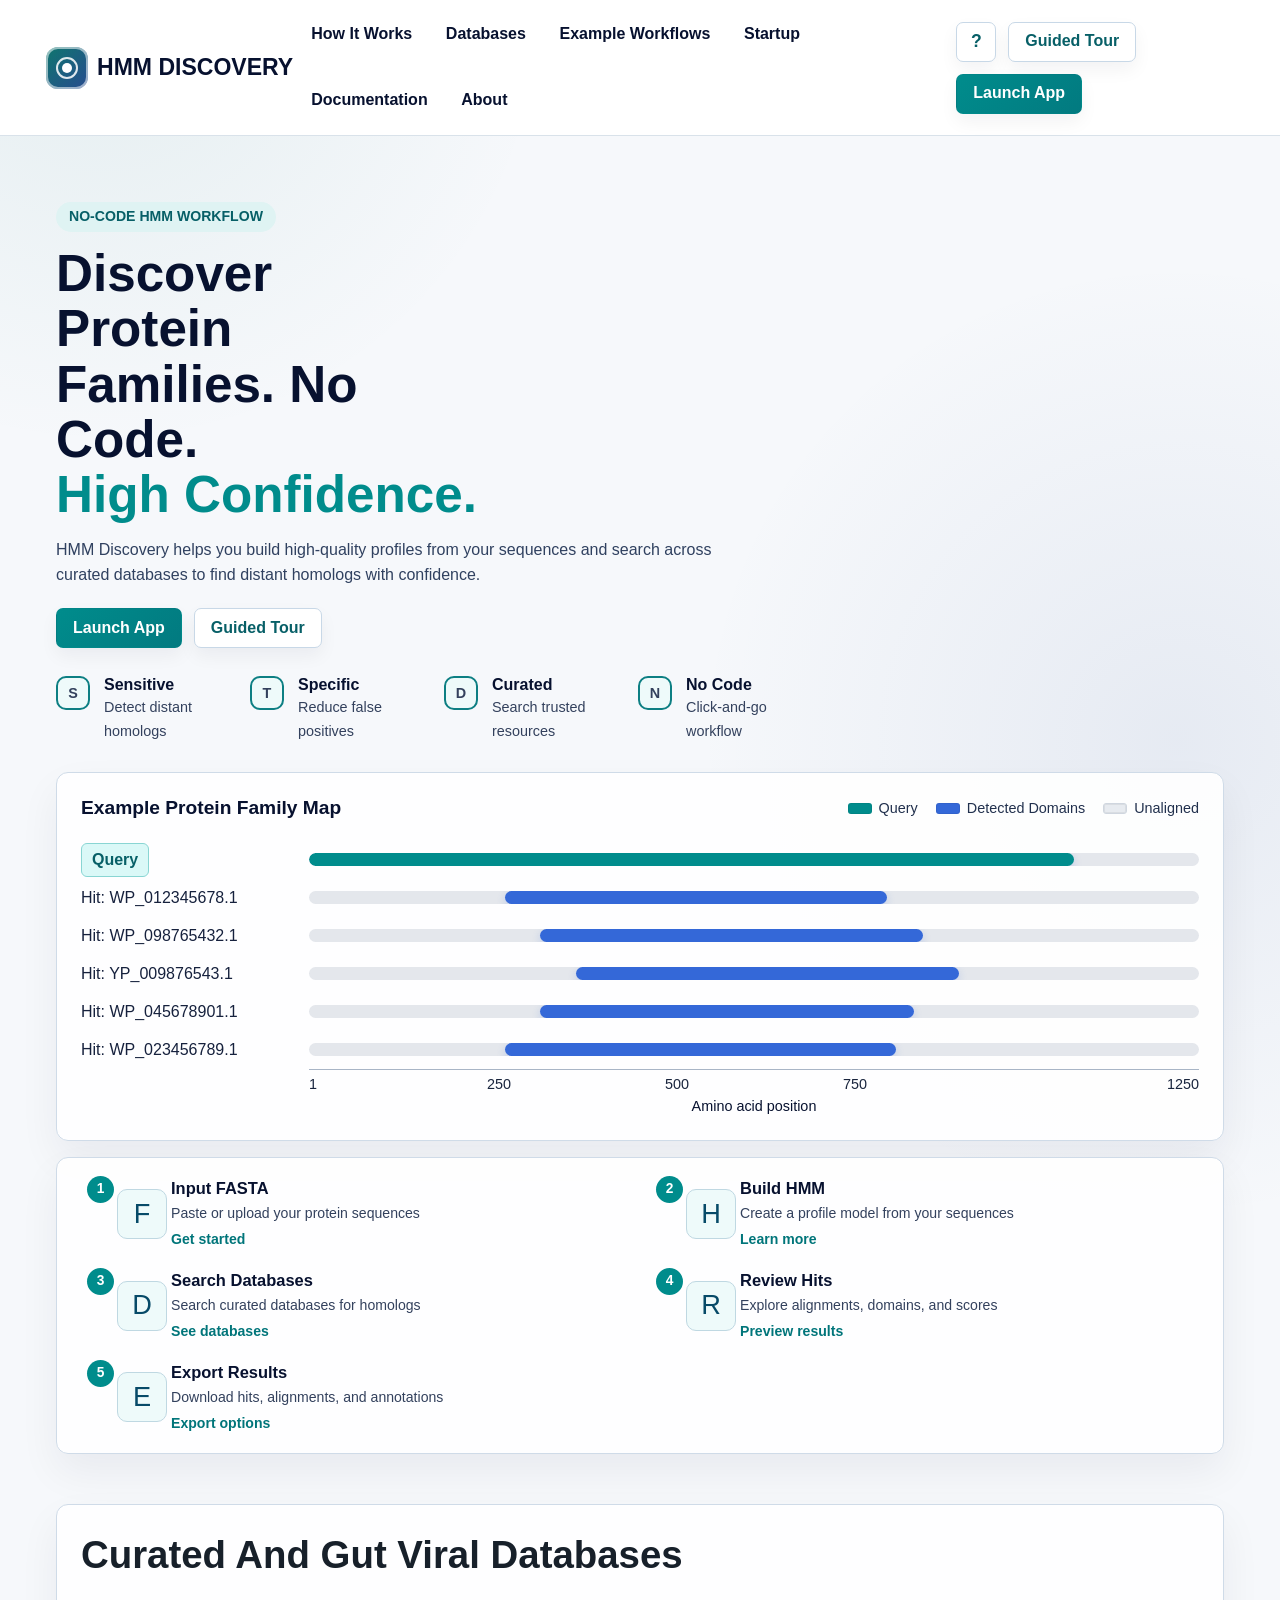
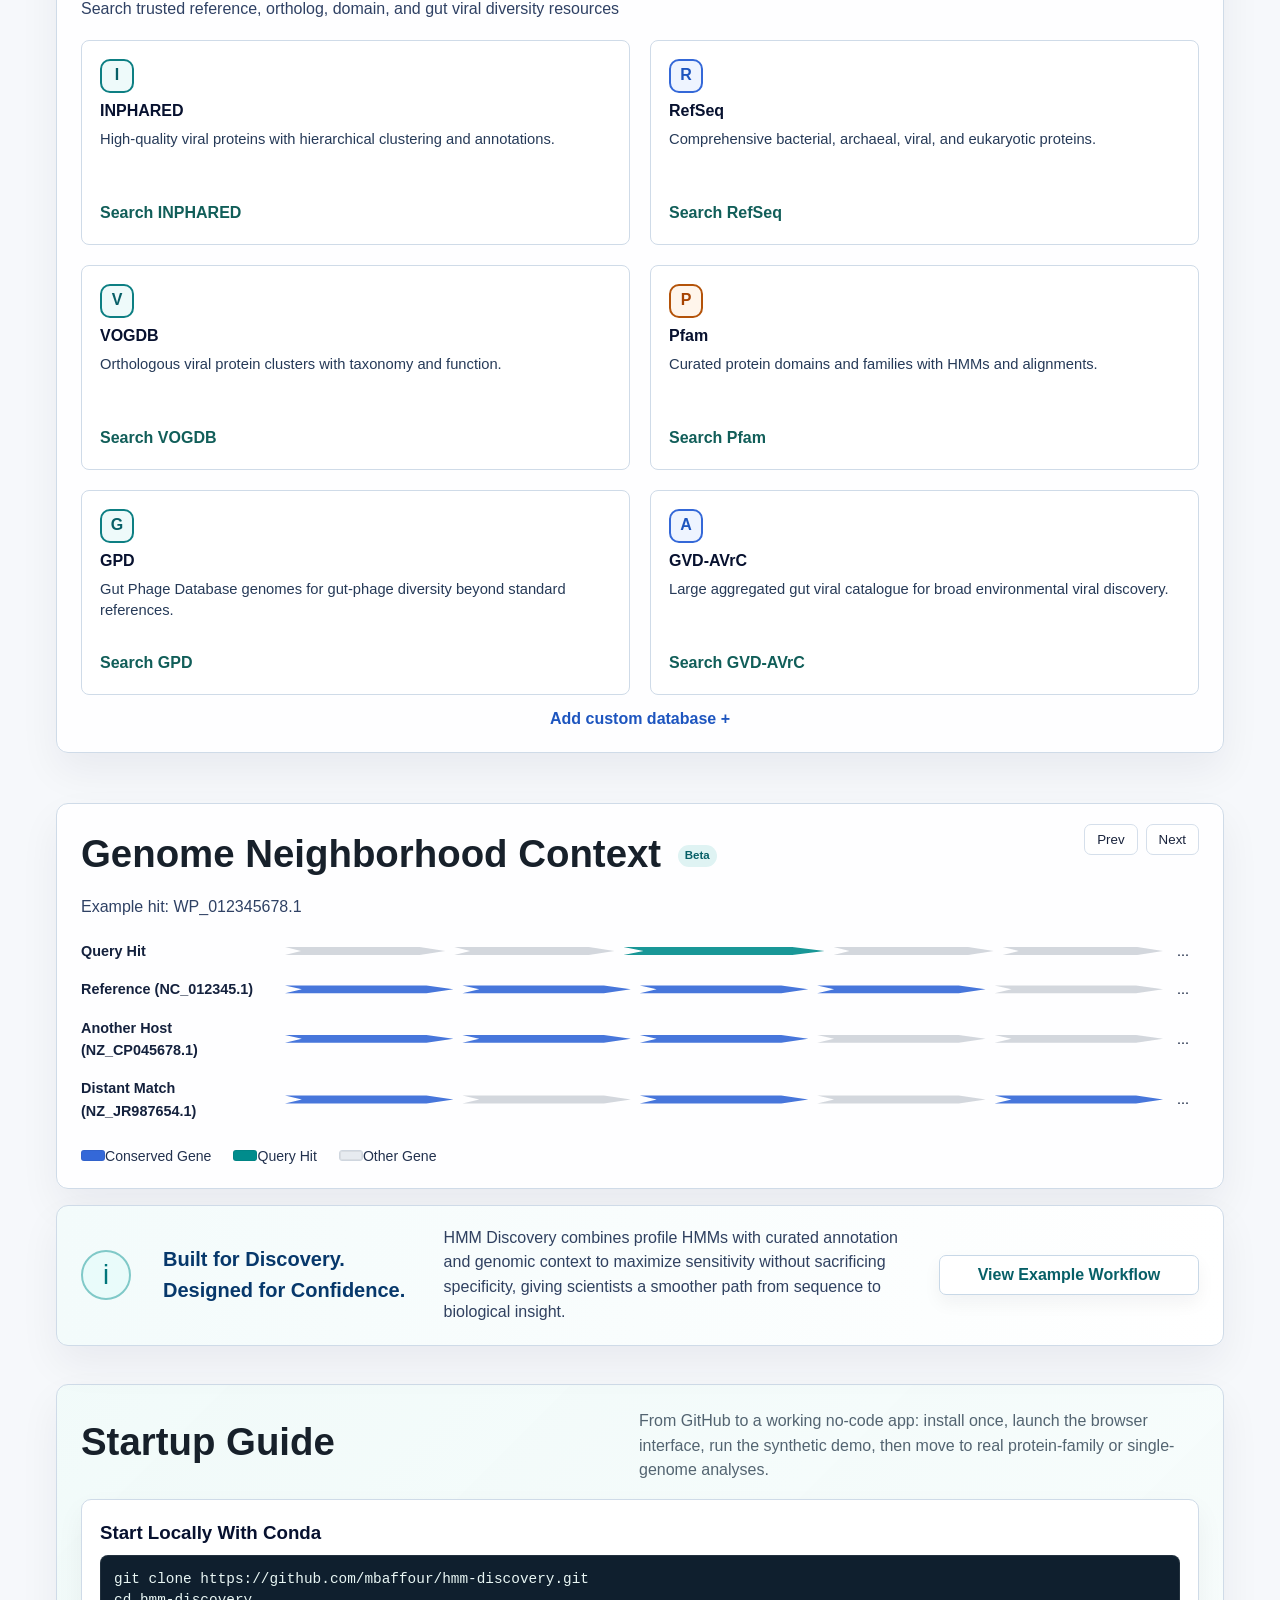
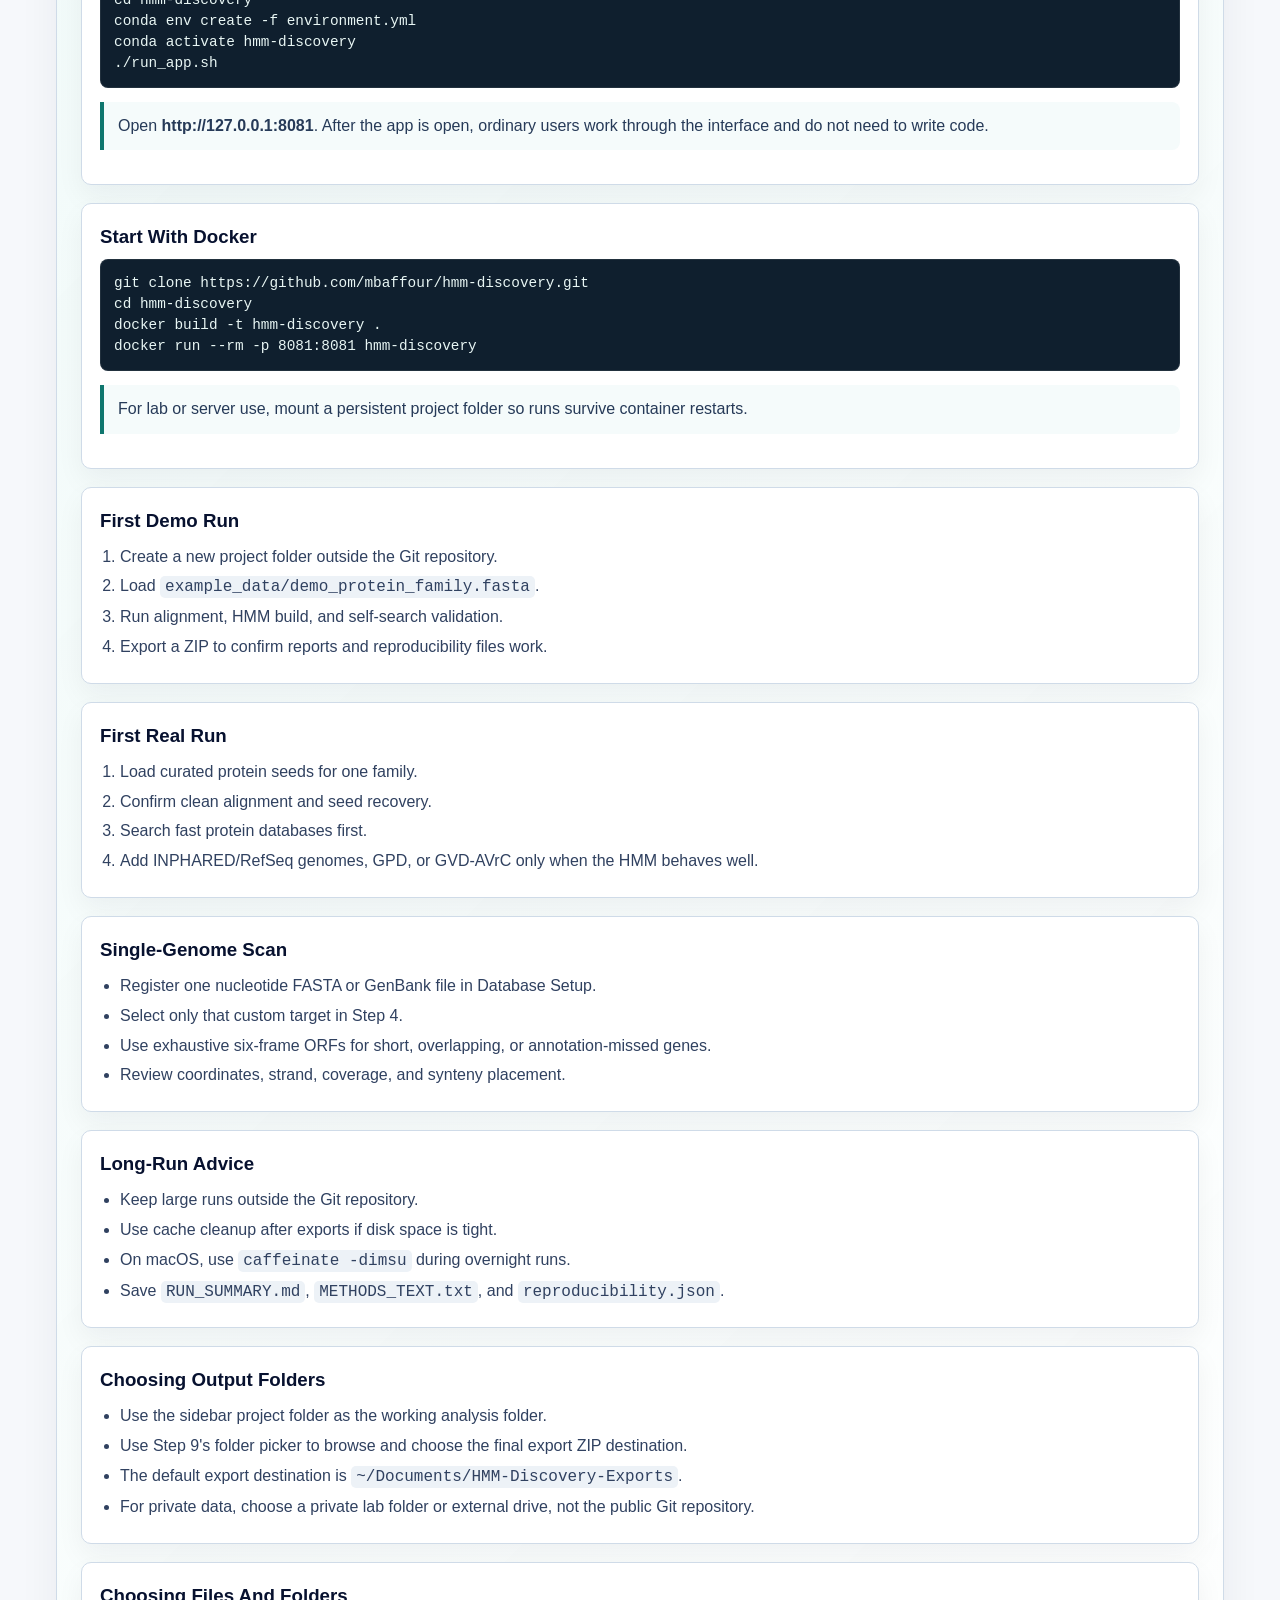
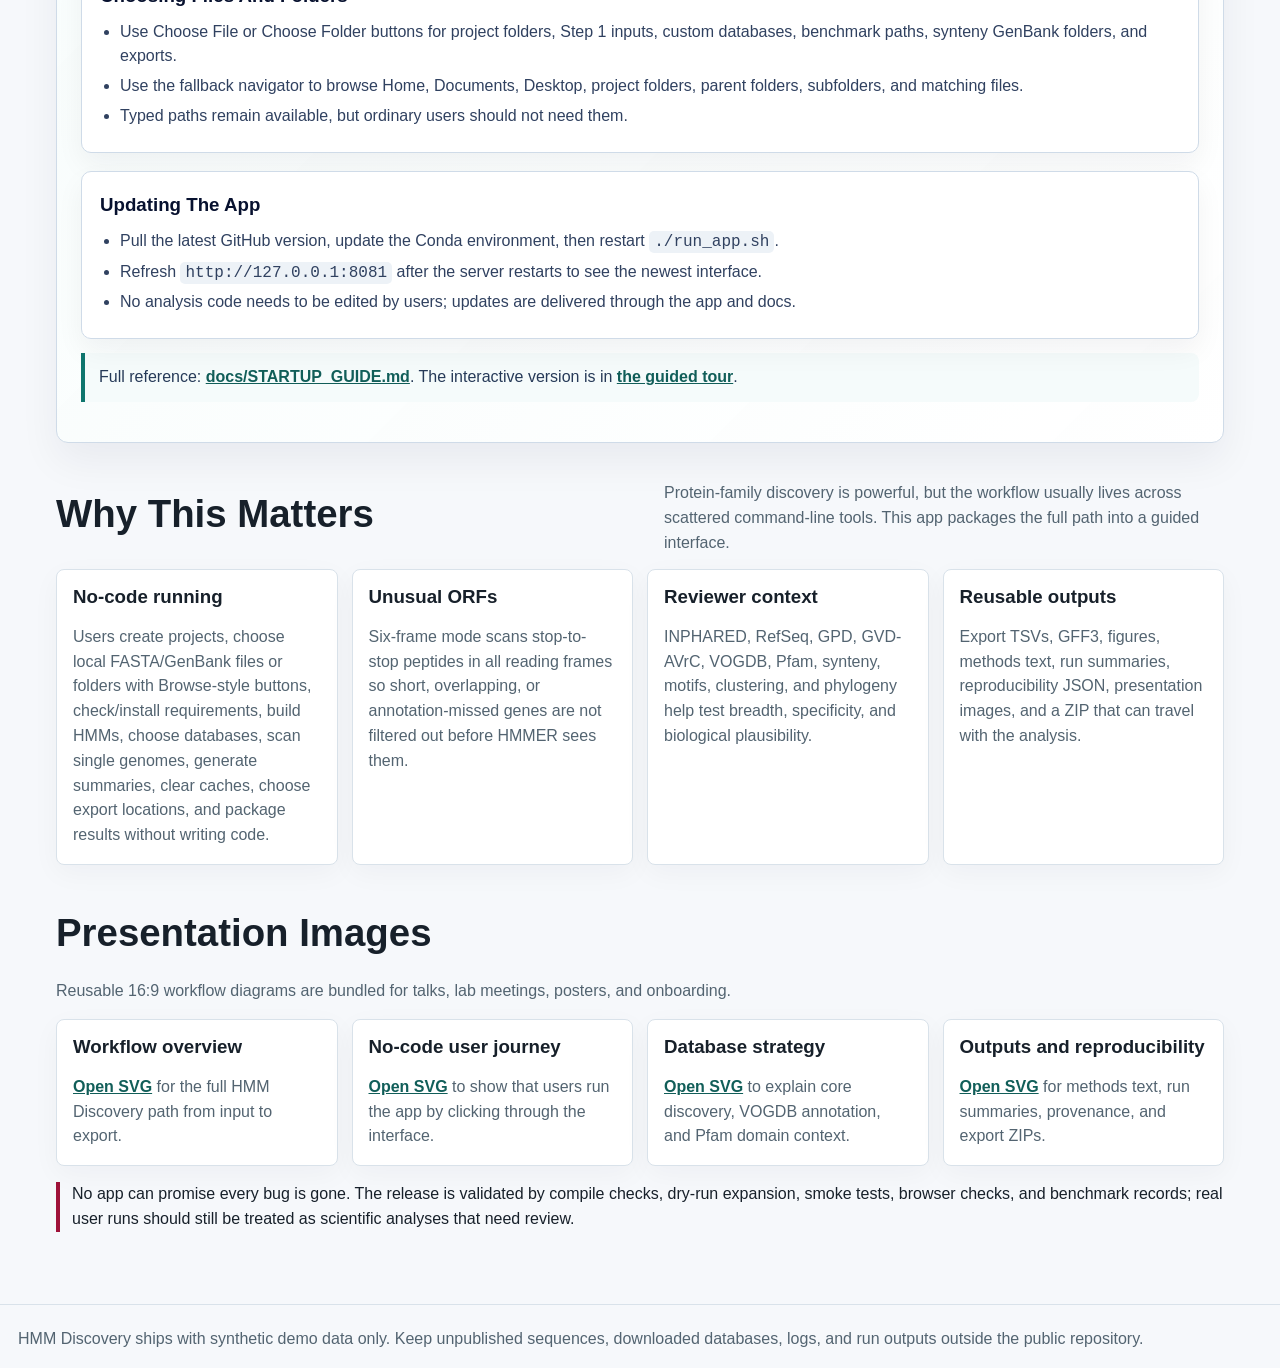
<file: www/index.html>
<!doctype html>
<html lang="en">
<head>
  <meta charset="utf-8">
  <meta name="viewport" content="width=device-width, initial-scale=1">
  <title>HMM Discovery | Protein Family Discovery App</title>
  <style>
    :root {
      --ink: #17202a;
      --muted: #536471;
      --line: #d9e2ea;
      --paper: #ffffff;
      --wash: #f6f8fb;
      --wash-2: #eef5f5;
      --accent: #0f766e;
      --accent-dark: #115e59;
      --blue: #284b8f;
      --gold: #9a6700;
      --copper: #b45309;
      --danger: #9f1239;
      --shadow: 0 18px 50px rgba(23, 32, 42, 0.08);
    }
    * { box-sizing: border-box; }
    html { scroll-behavior: smooth; }
    body {
      margin: 0;
      font-family: -apple-system, BlinkMacSystemFont, "Segoe UI", sans-serif;
      color: var(--ink);
      background:
        radial-gradient(circle at 8% 0%, rgba(15,118,110,0.08), transparent 28rem),
        radial-gradient(circle at 92% 12%, rgba(40,75,143,0.08), transparent 30rem),
        var(--wash);
      line-height: 1.55;
      overflow-wrap: anywhere;
      overflow-x: hidden;
    }
    a { color: var(--accent-dark); font-weight: 700; }
    header {
      background: var(--paper);
      border-bottom: 1px solid var(--line);
      position: sticky;
      top: 0;
      z-index: 10;
    }
    .nav {
      max-width: 1180px;
      margin: 0 auto;
      padding: 12px 18px;
      display: flex;
      align-items: center;
      justify-content: space-between;
      gap: 14px;
    }
    .brand {
      display: inline-flex;
      align-items: center;
      gap: 9px;
      font-weight: 850;
      font-size: 1.05rem;
      white-space: nowrap;
    }
    .brand-mark {
      width: 29px;
      height: 29px;
      border-radius: 7px;
      display: inline-grid;
      place-items: center;
      color: white;
      background: linear-gradient(135deg, var(--accent), var(--blue));
      font-weight: 900;
    }
    .links { display: flex; flex-wrap: wrap; gap: 8px; font-size: 0.9rem; }
    .links a {
      text-decoration: none;
      color: var(--muted);
      padding: 6px 8px;
      border-radius: 6px;
    }
    .links a:hover { color: var(--ink); background: var(--wash); }
    main { max-width: 1180px; margin: 0 auto; padding: 24px 18px 54px; }
    .hero {
      min-height: min(760px, 76vh);
      display: grid;
      grid-template-columns: minmax(0, 1fr) minmax(300px, 520px);
      gap: 34px;
      align-items: center;
      padding: 18px 0 26px;
    }
    .hero > *,
    main > *,
    section,
    .visual,
    .card,
    .rail-step,
    .db-chip {
      min-width: 0;
      max-width: 100%;
    }
    h1 {
      font-size: clamp(2.4rem, 7vw, 5.4rem);
      line-height: 0.97;
      letter-spacing: 0;
      margin: 0 0 16px;
      max-width: 9ch;
    }
    h2 { margin: 0 0 12px; font-size: clamp(1.6rem, 3vw, 2.4rem); }
    h3 { margin: 0 0 8px; }
    p { color: var(--muted); }
    .lead { font-size: 1.12rem; max-width: 700px; }
    .actions { display: flex; flex-wrap: wrap; gap: 10px; margin-top: 22px; }
    .button {
      display: inline-flex;
      align-items: center;
      justify-content: center;
      min-height: 42px;
      border: 1px solid var(--accent);
      border-radius: 6px;
      padding: 9px 13px;
      text-decoration: none;
      background: var(--accent);
      color: white;
      box-shadow: 0 8px 22px rgba(15,118,110,0.2);
    }
    .button.secondary { background: var(--paper); color: var(--accent-dark); }
    .button:hover { transform: translateY(-1px); }
    .visual {
      background: var(--paper);
      border: 1px solid var(--line);
      border-radius: 8px;
      padding: 14px;
      box-shadow: var(--shadow);
      overflow: hidden;
    }
    .visual img { width: 100%; height: auto; display: block; }
    .science-map {
      display: grid;
      gap: 12px;
    }
    .map-top {
      display: flex;
      align-items: center;
      justify-content: space-between;
      gap: 10px;
      min-height: 44px;
    }
    .mini-title { font-weight: 850; }
    .mini-status {
      color: var(--accent-dark);
      background: #e6f4f1;
      border: 1px solid #b9ded8;
      border-radius: 999px;
      padding: 4px 9px;
      font-size: 0.8rem;
      font-weight: 800;
      white-space: nowrap;
    }
    .workflow-rail {
      display: grid;
      grid-template-columns: repeat(5, minmax(0, 1fr));
      gap: 8px;
      margin: 12px 0 4px;
    }
    .rail-step {
      border: 1px solid var(--line);
      border-radius: 8px;
      padding: 10px 8px;
      min-height: 92px;
      background: #fbfdff;
    }
    .rail-step strong { display: block; font-size: 0.88rem; line-height: 1.15; }
    .rail-step span { display: block; color: var(--muted); font-size: 0.76rem; line-height: 1.25; margin-top: 5px; }
    .protein-track {
      position: relative;
      min-height: 172px;
      border: 1px solid var(--line);
      border-radius: 8px;
      background:
        linear-gradient(90deg, rgba(15,118,110,0.09), rgba(40,75,143,0.07)),
        repeating-linear-gradient(90deg, transparent 0 54px, rgba(23,32,42,0.04) 54px 55px);
      overflow: hidden;
      padding: 18px;
    }
    .gene {
      position: absolute;
      height: 26px;
      border-radius: 999px 8px 8px 999px;
      background: var(--accent);
      box-shadow: 0 8px 18px rgba(15,118,110,0.18);
    }
    .gene.blue { background: var(--blue); }
    .gene.gold { background: var(--gold); }
    .gene.copper { background: var(--copper); }
    .hit-window {
      position: absolute;
      left: 37%;
      top: 18px;
      width: 27%;
      height: 136px;
      border: 2px dashed rgba(159,18,57,0.48);
      border-radius: 8px;
      background: rgba(255,255,255,0.52);
    }
    .hit-window span {
      position: absolute;
      left: 10px;
      bottom: 8px;
      font-size: 0.76rem;
      font-weight: 800;
      color: var(--danger);
    }
    .db-strip {
      display: grid;
      grid-template-columns: repeat(4, minmax(0, 1fr));
      gap: 8px;
    }
    .db-chip {
      min-height: 62px;
      border: 1px solid var(--line);
      background: #fbfcfe;
      border-radius: 8px;
      padding: 9px;
    }
    .db-chip strong { display: block; font-size: 0.86rem; line-height: 1.15; }
    .db-chip span { display: block; color: var(--muted); font-size: 0.74rem; margin-top: 4px; line-height: 1.2; }
    section { margin-top: 34px; }
    .section-head {
      display: flex;
      align-items: end;
      justify-content: space-between;
      gap: 18px;
      margin-bottom: 14px;
    }
    .section-head p { margin: 0; max-width: 560px; }
    .grid { display: grid; grid-template-columns: repeat(auto-fit, minmax(245px, 1fr)); gap: 14px; }
    .card {
      background: var(--paper);
      border: 1px solid var(--line);
      border-radius: 8px;
      padding: 16px;
      min-width: 0;
      min-height: 142px;
      box-shadow: 0 8px 28px rgba(23, 32, 42, 0.04);
    }
    .card h3 { line-height: 1.2; }
    .card p { margin-bottom: 0; }
    .tag {
      display: inline-block;
      border: 1px solid var(--line);
      border-radius: 999px;
      padding: 3px 9px;
      margin: 2px 4px 2px 0;
      font-size: 0.82rem;
      color: var(--muted);
      background: #fbfcfe;
      max-width: 100%;
    }
    .steps { counter-reset: step; }
    .step {
      display: grid;
      grid-template-columns: 44px 1fr;
      gap: 12px;
      margin: 12px 0;
      padding: 12px;
      background: rgba(255,255,255,0.62);
      border: 1px solid var(--line);
      border-radius: 8px;
    }
    .step::before {
      counter-increment: step;
      content: counter(step);
      width: 34px;
      height: 34px;
      border-radius: 999px;
      background: var(--blue);
      color: white;
      display: grid;
      place-items: center;
      font-weight: 800;
    }
    .note { border-left: 4px solid var(--gold); padding-left: 12px; color: var(--ink); }
    .risk { border-left-color: var(--danger); }
    footer { border-top: 1px solid var(--line); padding: 22px 18px; color: var(--muted); }
    code {
      font-family: ui-monospace, SFMono-Regular, Menlo, Consolas, monospace;
      background: #edf2f7;
      border-radius: 5px;
      padding: 2px 5px;
    }
    @media (max-width: 800px) {
      .hero { grid-template-columns: 1fr; min-height: auto; }
      .links { display: none; }
      h1 { max-width: none; }
      .workflow-rail, .db-strip { grid-template-columns: 1fr 1fr; }
      .section-head { display: block; }
    }
    @media (max-width: 520px) {
      main { padding-inline: 14px; width: 100%; }
      h1 { font-size: 2.35rem; line-height: 1.03; }
      .workflow-rail, .db-strip { grid-template-columns: 1fr; }
      .actions .button { width: 100%; }
      .lead { font-size: 1rem; }
      .tag { font-size: 0.78rem; }
      .visual { padding: 10px; }
      .rail-step { min-height: 74px; }
    }
    .brand { text-transform: uppercase; letter-spacing: 0; font-size: clamp(1.05rem, 1.8vw, 1.65rem); color: #07112f; }
    .brand-mark { width: 42px; height: 42px; border-radius: 12px; font-size: 0; position: relative; box-shadow: inset 0 0 0 2px rgba(255,255,255,0.55); }
    .brand-mark::before,
    .brand-mark::after {
      content: "";
      position: absolute;
      inset: 10px;
      border: 2px solid rgba(255,255,255,0.86);
      border-radius: 50%;
    }
    .brand-mark::after { inset: 16px; background: white; border: 0; }
    .nav { max-width: 1880px; padding: 14px 46px; }
    .links { gap: clamp(10px, 2vw, 34px); font-size: 1rem; }
    .links a { color: #07112f; padding: 8px 4px; }
    .nav-actions { display: flex; align-items: center; gap: 12px; flex-wrap: wrap; }
    .icon-button,
    .nav-button {
      min-height: 40px;
      border: 1px solid #c8d8e7;
      border-radius: 7px;
      display: inline-flex;
      align-items: center;
      justify-content: center;
      text-decoration: none;
      color: #075f67;
      background: #ffffff;
      font-weight: 800;
      box-shadow: 0 8px 18px rgba(15, 23, 42, 0.05);
    }
    .icon-button { width: 40px; font-size: 1.1rem; }
    .nav-button { padding: 0 16px; white-space: nowrap; }
    .nav-button.primary { background: linear-gradient(135deg, #008c8c, #027a80); color: white; border-color: transparent; }
    main.showcase-main { max-width: 1880px; padding: 32px 56px 56px; }
    .showcase {
      display: grid;
      gap: 16px;
      min-height: calc(100vh - 112px);
    }
    .showcase-hero {
      display: grid;
      grid-template-columns: minmax(360px, 0.78fr) minmax(520px, 1.22fr);
      gap: 28px;
      align-items: stretch;
    }
    .eyebrow {
      display: inline-flex;
      align-items: center;
      min-height: 28px;
      border-radius: 999px;
      padding: 4px 13px;
      color: #075f67;
      background: #dff3f3;
      font-weight: 900;
      font-size: 0.88rem;
      letter-spacing: 0;
    }
    .hero-copy h1 {
      margin: 14px 0 16px;
      max-width: 12ch;
      color: #07112f;
      font-size: clamp(2.4rem, 4vw, 4.25rem);
      line-height: 1.08;
      font-weight: 900;
    }
    .hero-copy h1 span { color: #008c8c; white-space: nowrap; }
    .hero-copy .lead { max-width: 690px; color: #304160; font-size: clamp(1rem, 1.25vw, 1.28rem); line-height: 1.55; }
    .hero-actions {
      display: flex;
      flex-wrap: wrap;
      gap: 12px;
      margin-top: 20px;
    }
    .hero-features {
      display: grid;
      grid-template-columns: repeat(4, minmax(0, 1fr));
      gap: 16px;
      margin-top: 28px;
      max-width: 760px;
    }
    .feature {
      display: grid;
      grid-template-columns: 38px minmax(0, 1fr);
      gap: 10px;
      align-items: start;
      min-width: 0;
    }
    .feature-icon,
    .db-icon {
      width: 34px;
      height: 34px;
      border-radius: 10px;
      display: grid;
      place-items: center;
      color: #075f67;
      border: 2px solid #0d7f83;
      font-weight: 900;
      background: #eefafa;
    }
    .feature strong,
    .db-card strong { display: block; color: #07112f; line-height: 1.16; }
    .feature span { color: #33415d; font-size: 0.9rem; line-height: 1.25; }
    .panel {
      background: rgba(255,255,255,0.92);
      border: 1px solid #cfdbe8;
      border-radius: 12px;
      box-shadow: 0 18px 40px rgba(7,17,47,0.06);
      min-width: 0;
      overflow: hidden;
    }
    .protein-map { padding: 20px 24px 22px; }
    .panel-title {
      display: flex;
      justify-content: space-between;
      align-items: center;
      gap: 18px;
      margin-bottom: 18px;
    }
    .panel-title h2,
    .panel-title h3 { margin: 0; color: #07112f; font-size: 1.2rem; }
    .legend { display: flex; gap: 18px; flex-wrap: wrap; color: #22314e; font-size: 0.9rem; }
    .legend span { display: inline-flex; align-items: center; gap: 7px; white-space: nowrap; }
    .swatch { width: 24px; height: 11px; border-radius: 3px; background: #008c8c; display: inline-block; box-shadow: inset 0 0 0 1px rgba(0,0,0,0.06); }
    .swatch.blue { background: #3468d8; }
    .swatch.gray { background: #e7ebf0; border: 1px solid #cfd6df; }
    .map-row {
      display: grid;
      grid-template-columns: 210px minmax(0, 1fr);
      gap: 18px;
      align-items: center;
      min-height: 38px;
    }
    .map-label { color: #16213d; white-space: nowrap; overflow: hidden; text-overflow: ellipsis; }
    .query-label {
      display: inline-flex;
      padding: 4px 10px;
      border-radius: 6px;
      background: #daf8f7;
      border: 1px solid #89d5d3;
      color: #075f67;
      font-weight: 900;
      width: max-content;
    }
    .track {
      height: 13px;
      border-radius: 999px;
      background: #e4e7ec;
      position: relative;
      overflow: hidden;
    }
    .segment {
      position: absolute;
      top: 0;
      height: 100%;
      border-radius: 999px;
      background: #3468d8;
      box-shadow: 0 3px 9px rgba(52,104,216,0.22);
    }
    .segment.query { background: #008c8c; }
    .axis {
      margin-left: 228px;
      border-top: 1px solid #a8b5c6;
      display: grid;
      grid-template-columns: repeat(5, 1fr);
      color: #18243d;
      font-size: 0.9rem;
      padding-top: 3px;
    }
    .axis span:last-child { text-align: right; }
    .axis-label { margin-left: 228px; text-align: center; color: #07112f; font-size: 0.9rem; }
    .workflow-strip {
      display: grid;
      grid-template-columns: repeat(5, minmax(0, 1fr));
      gap: 0;
      padding: 18px 22px;
      align-items: stretch;
    }
    .flow-card {
      display: grid;
      grid-template-columns: 70px minmax(0, 1fr) 20px;
      gap: 10px;
      align-items: center;
      min-width: 0;
      padding: 0 12px;
      position: relative;
    }
    .flow-card:last-child { grid-template-columns: 70px minmax(0, 1fr); }
    .flow-number {
      width: 27px;
      height: 27px;
      border-radius: 50%;
      background: #008c8c;
      color: white;
      display: grid;
      place-items: center;
      font-weight: 900;
      font-size: 0.86rem;
      position: absolute;
      left: 8px;
      top: 0;
      z-index: 2;
    }
    .flow-icon {
      width: 50px;
      height: 50px;
      margin-left: 26px;
      border-radius: 10px;
      display: grid;
      place-items: center;
      font-size: 1.7rem;
      color: #074a68;
      background: #eefafa;
      border: 1px solid #bfd8e2;
    }
    .flow-card h3 { margin: 0 0 4px; color: #07112f; font-size: 1.03rem; }
    .flow-card p { margin: 0; color: #33415d; font-size: 0.88rem; line-height: 1.25; }
    .flow-card a { display: inline-block; margin-top: 6px; text-decoration: none; color: #00757a; font-size: 0.88rem; }
    .flow-arrow { color: #c0cad8; font-size: 2.4rem; line-height: 1; }
    .lower-grid {
      display: grid;
      grid-template-columns: 1.06fr 0.94fr;
      gap: 16px;
    }
    .db-panel,
    .synteny-panel { padding: 20px 24px; }
    .subtle { color: #2f4164; margin: 0; }
    .database-grid {
      display: grid;
      grid-template-columns: repeat(4, minmax(0, 1fr));
      gap: 20px;
      margin-top: 18px;
    }
    .db-card {
      border: 1px solid #cfdbe8;
      border-radius: 8px;
      padding: 18px;
      min-height: 205px;
      display: flex;
      flex-direction: column;
      gap: 9px;
      background: #fff;
      transition: transform 160ms ease, box-shadow 160ms ease;
    }
    .db-card:hover { transform: translateY(-2px); box-shadow: 0 16px 32px rgba(7,17,47,0.09); }
    .db-card p { margin: 0; color: #263a58; font-size: 0.92rem; line-height: 1.42; }
    .db-card a { margin-top: auto; text-decoration: none; }
    .db-card.refseq .db-icon { color: #1d55bf; border-color: #3468d8; background: #eef4ff; }
    .db-card.pfam .db-icon { color: #a74302; border-color: #b45309; background: #fff5eb; }
    .custom-link { display: block; text-align: center; margin-top: 12px; text-decoration: none; color: #1d55bf; }
    .synteny-head {
      display: flex;
      justify-content: space-between;
      gap: 12px;
      align-items: start;
      margin-bottom: 14px;
    }
    .beta {
      display: inline-flex;
      margin-left: 6px;
      padding: 2px 7px;
      border-radius: 999px;
      background: #dff3f3;
      color: #075f67;
      font-size: 0.72rem;
      vertical-align: middle;
    }
    .pager { display: flex; gap: 8px; }
    .pager button {
      border: 1px solid #d5dfeb;
      background: white;
      border-radius: 7px;
      padding: 7px 12px;
      color: #19233c;
    }
    .neighborhood {
      display: grid;
      gap: 16px;
      margin-top: 20px;
    }
    .gene-row {
      display: grid;
      grid-template-columns: 190px minmax(0, 1fr) 22px;
      gap: 14px;
      align-items: center;
      color: #14213d;
      font-size: 0.9rem;
    }
    .gene-line { display: flex; gap: 9px; align-items: center; min-width: 0; }
    .arrow-gene {
      height: 14px;
      min-width: 42px;
      flex: 1 1 58px;
      background: #cfd3da;
      clip-path: polygon(0 22%, 84% 22%, 100% 50%, 84% 78%, 0 78%, 10% 50%);
      opacity: 0.9;
    }
    .arrow-gene.conserved { background: #3468d8; }
    .arrow-gene.query { background: #008c8c; flex-grow: 1.4; }
    .gene-legend { display: flex; gap: 22px; flex-wrap: wrap; margin-top: 24px; color: #22314e; font-size: 0.88rem; }
    .bottom-callout {
      display: grid;
      grid-template-columns: 64px minmax(230px, 0.55fr) minmax(300px, 1fr) 260px;
      gap: 18px;
      align-items: center;
      padding: 20px 24px;
      background: linear-gradient(90deg, #f3fbfb, #ffffff);
    }
    .callout-icon {
      width: 50px;
      height: 50px;
      border-radius: 50%;
      display: grid;
      place-items: center;
      border: 2px solid #80c9c8;
      color: #00757a;
      font-size: 1.7rem;
      background: #e9fbfa;
    }
    .bottom-callout h2 { margin: 0; color: #07386b; font-size: 1.25rem; }
    .bottom-callout p { margin: 0; color: #304160; }
    .article-section { margin-top: 38px; }
    .article-grid { grid-template-columns: repeat(auto-fit, minmax(260px, 1fr)); }
    .startup-panel {
      padding: 24px;
      background:
        linear-gradient(135deg, rgba(240,250,249,0.92), rgba(255,255,255,0.96)),
        #ffffff;
    }
    .startup-grid {
      display: grid;
      grid-template-columns: minmax(280px, 0.85fr) minmax(320px, 1.15fr);
      gap: 18px;
      align-items: start;
      margin-top: 16px;
    }
    .startup-card {
      border: 1px solid #cfdbe8;
      border-radius: 10px;
      background: #ffffff;
      padding: 18px;
      min-width: 0;
      box-shadow: 0 12px 28px rgba(7,17,47,0.05);
    }
    .startup-card h3 { color: #07112f; margin-top: 0; }
    .startup-card ol,
    .startup-card ul { margin: 10px 0 0; padding-left: 20px; color: #304160; }
    .startup-card li { margin: 5px 0; }
    .code-block {
      display: block;
      white-space: pre-wrap;
      overflow-wrap: anywhere;
      background: #0f1f2e;
      color: #e8f6f4;
      border-radius: 8px;
      padding: 14px;
      font-size: 0.9rem;
      line-height: 1.45;
      box-shadow: inset 0 0 0 1px rgba(255,255,255,0.08);
    }
    .startup-note {
      margin-top: 14px;
      padding: 12px 14px;
      border-left: 4px solid #0f766e;
      background: #f5fbfb;
      color: #263a58;
      border-radius: 0 8px 8px 0;
    }
    @media (max-width: 1280px) {
      .showcase-hero,
      .lower-grid,
      .startup-grid { grid-template-columns: 1fr; }
      .database-grid { grid-template-columns: repeat(2, minmax(0, 1fr)); }
      .workflow-strip { grid-template-columns: repeat(2, minmax(0, 1fr)); gap: 16px; }
      .flow-arrow { display: none; }
    }
    @media (max-width: 900px) {
      .nav { padding: 12px 18px; }
      .nav-actions { display: none; }
      main.showcase-main { padding: 24px 18px 42px; }
      .hero-features { grid-template-columns: repeat(2, minmax(0, 1fr)); }
      .map-row { grid-template-columns: 1fr; gap: 6px; margin-bottom: 12px; }
      .axis, .axis-label { margin-left: 0; }
      .workflow-strip,
      .database-grid,
      .bottom-callout { grid-template-columns: 1fr; }
      .flow-card { grid-template-columns: 64px minmax(0, 1fr); }
      .gene-row { grid-template-columns: 1fr; gap: 6px; }
      .gene-line { min-height: 24px; }
    }
    @media (max-width: 560px) {
      .brand { font-size: 1rem; }
      .brand-mark { width: 34px; height: 34px; }
      .hero-copy h1 { font-size: 2.35rem; }
      .hero-features { grid-template-columns: 1fr; }
      .protein-map, .db-panel, .synteny-panel, .workflow-strip, .bottom-callout, .startup-panel { padding: 16px; }
      .legend, .gene-legend { gap: 10px; }
      .map-label { white-space: normal; }
      .hero-actions .nav-button { width: 100%; }
    }
  </style>
</head>
<body>
  <header>
    <div class="nav">
      <div class="brand"><span class="brand-mark">H</span>HMM Discovery</div>
      <nav class="links" aria-label="Page links">
        <a href="#how-it-works">How It Works</a>
        <a href="#databases">Databases</a>
        <a href="#workflows">Example Workflows</a>
        <a href="#startup">Startup</a>
        <a href="guide.html">Documentation</a>
        <a href="#about">About</a>
      </nav>
      <div class="nav-actions">
        <a class="icon-button" href="guide.html" aria-label="Open documentation">?</a>
        <a class="nav-button" href="guide.html">Guided Tour</a>
        <a class="nav-button primary" href="guide.html">Launch App</a>
      </div>
    </div>
  </header>
  <main class="showcase-main">
    <section class="showcase" aria-label="HMM Discovery blog overview">
      <div class="showcase-hero">
        <div class="hero-copy">
          <span class="eyebrow">NO-CODE HMM WORKFLOW</span>
          <h1>Discover Protein Families. No Code. <span>High Confidence.</span></h1>
          <p class="lead">HMM Discovery helps you build high-quality profiles from your sequences and search across curated databases to find distant homologs with confidence.</p>
          <div class="hero-actions">
            <a class="nav-button primary" href="guide.html">Launch App</a>
            <a class="nav-button" href="guide.html">Guided Tour</a>
          </div>
          <div class="hero-features" aria-label="Core benefits">
            <div class="feature"><span class="feature-icon">S</span><div><strong>Sensitive</strong><span>Detect distant homologs</span></div></div>
            <div class="feature"><span class="feature-icon">T</span><div><strong>Specific</strong><span>Reduce false positives</span></div></div>
            <div class="feature"><span class="feature-icon">D</span><div><strong>Curated</strong><span>Search trusted resources</span></div></div>
            <div class="feature"><span class="feature-icon">N</span><div><strong>No Code</strong><span>Click-and-go workflow</span></div></div>
          </div>
        </div>
        <div class="panel protein-map" aria-label="Example protein family map">
          <div class="panel-title">
            <h2>Example Protein Family Map</h2>
            <div class="legend">
              <span><i class="swatch"></i>Query</span>
              <span><i class="swatch blue"></i>Detected Domains</span>
              <span><i class="swatch gray"></i>Unaligned</span>
            </div>
          </div>
          <div class="map-row"><div class="map-label"><span class="query-label">Query</span></div><div class="track"><i class="segment query" style="left:0;width:86%;"></i></div></div>
          <div class="map-row"><div class="map-label">Hit: WP_012345678.1</div><div class="track"><i class="segment" style="left:22%;width:43%;"></i></div></div>
          <div class="map-row"><div class="map-label">Hit: WP_098765432.1</div><div class="track"><i class="segment" style="left:26%;width:43%;"></i></div></div>
          <div class="map-row"><div class="map-label">Hit: YP_009876543.1</div><div class="track"><i class="segment" style="left:30%;width:43%;"></i></div></div>
          <div class="map-row"><div class="map-label">Hit: WP_045678901.1</div><div class="track"><i class="segment" style="left:26%;width:42%;"></i></div></div>
          <div class="map-row"><div class="map-label">Hit: WP_023456789.1</div><div class="track"><i class="segment" style="left:22%;width:44%;"></i></div></div>
          <div class="axis"><span>1</span><span>250</span><span>500</span><span>750</span><span>1250</span></div>
          <div class="axis-label">Amino acid position</div>
        </div>
      </div>

      <div class="panel workflow-strip" id="how-it-works" aria-label="Five step workflow">
        <article class="flow-card"><span class="flow-number">1</span><span class="flow-icon">F</span><div><h3>Input FASTA</h3><p>Paste or upload your protein sequences</p><a href="guide.html">Get started</a></div><span class="flow-arrow">›</span></article>
        <article class="flow-card"><span class="flow-number">2</span><span class="flow-icon">H</span><div><h3>Build HMM</h3><p>Create a profile model from your sequences</p><a href="guide.html#build">Learn more</a></div><span class="flow-arrow">›</span></article>
        <article class="flow-card"><span class="flow-number">3</span><span class="flow-icon">D</span><div><h3>Search Databases</h3><p>Search curated databases for homologs</p><a href="#databases">See databases</a></div><span class="flow-arrow">›</span></article>
        <article class="flow-card"><span class="flow-number">4</span><span class="flow-icon">R</span><div><h3>Review Hits</h3><p>Explore alignments, domains, and scores</p><a href="guide.html#interpret">Preview results</a></div><span class="flow-arrow">›</span></article>
        <article class="flow-card"><span class="flow-number">5</span><span class="flow-icon">E</span><div><h3>Export Results</h3><p>Download hits, alignments, and annotations</p><a href="guide.html#export">Export options</a></div></article>
      </div>

      <div class="lower-grid">
        <section class="panel db-panel" id="databases">
          <h2>Curated And Gut Viral Databases</h2>
          <p class="subtle">Search trusted reference, ortholog, domain, and gut viral diversity resources</p>
          <div class="database-grid">
            <article class="db-card"><span class="db-icon">I</span><strong>INPHARED</strong><p>High-quality viral proteins with hierarchical clustering and annotations.</p><a href="guide.html#databases">Search INPHARED</a></article>
            <article class="db-card refseq"><span class="db-icon">R</span><strong>RefSeq</strong><p>Comprehensive bacterial, archaeal, viral, and eukaryotic proteins.</p><a href="guide.html#databases">Search RefSeq</a></article>
            <article class="db-card"><span class="db-icon">V</span><strong>VOGDB</strong><p>Orthologous viral protein clusters with taxonomy and function.</p><a href="guide.html#databases">Search VOGDB</a></article>
            <article class="db-card pfam"><span class="db-icon">P</span><strong>Pfam</strong><p>Curated protein domains and families with HMMs and alignments.</p><a href="guide.html#databases">Search Pfam</a></article>
            <article class="db-card"><span class="db-icon">G</span><strong>GPD</strong><p>Gut Phage Database genomes for gut-phage diversity beyond standard references.</p><a href="guide.html#databases">Search GPD</a></article>
            <article class="db-card refseq"><span class="db-icon">A</span><strong>GVD-AVrC</strong><p>Large aggregated gut viral catalogue for broad environmental viral discovery.</p><a href="guide.html#databases">Search GVD-AVrC</a></article>
          </div>
          <a class="custom-link" href="guide.html#custom">Add custom database +</a>
        </section>

        <section class="panel synteny-panel" id="workflows">
          <div class="synteny-head">
            <div><h2>Genome Neighborhood Context <span class="beta">Beta</span></h2><p class="subtle">Example hit: WP_012345678.1</p></div>
            <div class="pager"><button type="button">Prev</button><button type="button">Next</button></div>
          </div>
          <div class="neighborhood" aria-label="Synteny neighborhood example">
            <div class="gene-row"><strong>Query Hit</strong><div class="gene-line"><span class="arrow-gene"></span><span class="arrow-gene"></span><span class="arrow-gene query"></span><span class="arrow-gene"></span><span class="arrow-gene"></span></div><span>...</span></div>
            <div class="gene-row"><strong>Reference (NC_012345.1)</strong><div class="gene-line"><span class="arrow-gene conserved"></span><span class="arrow-gene conserved"></span><span class="arrow-gene conserved"></span><span class="arrow-gene conserved"></span><span class="arrow-gene"></span></div><span>...</span></div>
            <div class="gene-row"><strong>Another Host (NZ_CP045678.1)</strong><div class="gene-line"><span class="arrow-gene conserved"></span><span class="arrow-gene conserved"></span><span class="arrow-gene conserved"></span><span class="arrow-gene"></span><span class="arrow-gene"></span></div><span>...</span></div>
            <div class="gene-row"><strong>Distant Match (NZ_JR987654.1)</strong><div class="gene-line"><span class="arrow-gene conserved"></span><span class="arrow-gene"></span><span class="arrow-gene conserved"></span><span class="arrow-gene"></span><span class="arrow-gene conserved"></span></div><span>...</span></div>
          </div>
          <div class="gene-legend">
            <span><i class="swatch blue"></i>Conserved Gene</span>
            <span><i class="swatch"></i>Query Hit</span>
            <span><i class="swatch gray"></i>Other Gene</span>
          </div>
        </section>
      </div>

      <div class="panel bottom-callout">
        <span class="callout-icon">i</span>
        <h2>Built for Discovery. Designed for Confidence.</h2>
        <p>HMM Discovery combines profile HMMs with curated annotation and genomic context to maximize sensitivity without sacrificing specificity, giving scientists a smoother path from sequence to biological insight.</p>
        <a class="nav-button" href="guide.html">View Example Workflow</a>
      </div>
    </section>

    <section class="article-section panel startup-panel" id="startup">
      <div class="section-head">
        <h2>Startup Guide</h2>
        <p>From GitHub to a working no-code app: install once, launch the browser interface, run the synthetic demo, then move to real protein-family or single-genome analyses.</p>
      </div>
      <div class="startup-grid">
        <article class="startup-card">
          <h3>Start Locally With Conda</h3>
          <code class="code-block">git clone https://github.com/mbaffour/hmm-discovery.git
cd hmm-discovery
conda env create -f environment.yml
conda activate hmm-discovery
./run_app.sh</code>
          <p class="startup-note">Open <strong>http://127.0.0.1:8081</strong>. After the app is open, ordinary users work through the interface and do not need to write code.</p>
        </article>
        <article class="startup-card">
          <h3>Start With Docker</h3>
          <code class="code-block">git clone https://github.com/mbaffour/hmm-discovery.git
cd hmm-discovery
docker build -t hmm-discovery .
docker run --rm -p 8081:8081 hmm-discovery</code>
          <p class="startup-note">For lab or server use, mount a persistent project folder so runs survive container restarts.</p>
        </article>
        <article class="startup-card">
          <h3>First Demo Run</h3>
          <ol>
            <li>Create a new project folder outside the Git repository.</li>
            <li>Load <code>example_data/demo_protein_family.fasta</code>.</li>
            <li>Run alignment, HMM build, and self-search validation.</li>
            <li>Export a ZIP to confirm reports and reproducibility files work.</li>
          </ol>
        </article>
        <article class="startup-card">
          <h3>First Real Run</h3>
          <ol>
            <li>Load curated protein seeds for one family.</li>
            <li>Confirm clean alignment and seed recovery.</li>
            <li>Search fast protein databases first.</li>
            <li>Add INPHARED/RefSeq genomes, GPD, or GVD-AVrC only when the HMM behaves well.</li>
          </ol>
        </article>
        <article class="startup-card">
          <h3>Single-Genome Scan</h3>
          <ul>
            <li>Register one nucleotide FASTA or GenBank file in Database Setup.</li>
            <li>Select only that custom target in Step 4.</li>
            <li>Use exhaustive six-frame ORFs for short, overlapping, or annotation-missed genes.</li>
            <li>Review coordinates, strand, coverage, and synteny placement.</li>
          </ul>
        </article>
        <article class="startup-card">
          <h3>Long-Run Advice</h3>
          <ul>
            <li>Keep large runs outside the Git repository.</li>
            <li>Use cache cleanup after exports if disk space is tight.</li>
            <li>On macOS, use <code>caffeinate -dimsu</code> during overnight runs.</li>
            <li>Save <code>RUN_SUMMARY.md</code>, <code>METHODS_TEXT.txt</code>, and <code>reproducibility.json</code>.</li>
          </ul>
        </article>
        <article class="startup-card">
          <h3>Choosing Output Folders</h3>
          <ul>
            <li>Use the sidebar project folder as the working analysis folder.</li>
            <li>Use Step 9's folder picker to browse and choose the final export ZIP destination.</li>
            <li>The default export destination is <code>~/Documents/HMM-Discovery-Exports</code>.</li>
            <li>For private data, choose a private lab folder or external drive, not the public Git repository.</li>
          </ul>
        </article>
        <article class="startup-card">
          <h3>Choosing Files And Folders</h3>
          <ul>
            <li>Use Choose File or Choose Folder buttons for project folders, Step 1 inputs, custom databases, benchmark paths, synteny GenBank folders, and exports.</li>
            <li>Use the fallback navigator to browse Home, Documents, Desktop, project folders, parent folders, subfolders, and matching files.</li>
            <li>Typed paths remain available, but ordinary users should not need them.</li>
          </ul>
        </article>
        <article class="startup-card">
          <h3>Updating The App</h3>
          <ul>
            <li>Pull the latest GitHub version, update the Conda environment, then restart <code>./run_app.sh</code>.</li>
            <li>Refresh <code>http://127.0.0.1:8081</code> after the server restarts to see the newest interface.</li>
            <li>No analysis code needs to be edited by users; updates are delivered through the app and docs.</li>
          </ul>
        </article>
      </div>
      <p class="startup-note">Full reference: <a href="https://github.com/mbaffour/hmm-discovery/blob/main/docs/STARTUP_GUIDE.md">docs/STARTUP_GUIDE.md</a>. The interactive version is in <a href="guide.html">the guided tour</a>.</p>
    </section>

    <section class="article-section" id="about">
      <div class="section-head">
        <h2>Why This Matters</h2>
        <p>Protein-family discovery is powerful, but the workflow usually lives across scattered command-line tools. This app packages the full path into a guided interface.</p>
      </div>
      <div class="grid article-grid">
        <div class="card"><h3>No-code running</h3><p>Users create projects, choose local FASTA/GenBank files or folders with Browse-style buttons, check/install requirements, build HMMs, choose databases, scan single genomes, generate summaries, clear caches, choose export locations, and package results without writing code.</p></div>
        <div class="card"><h3>Unusual ORFs</h3><p>Six-frame mode scans stop-to-stop peptides in all reading frames so short, overlapping, or annotation-missed genes are not filtered out before HMMER sees them.</p></div>
        <div class="card"><h3>Reviewer context</h3><p>INPHARED, RefSeq, GPD, GVD-AVrC, VOGDB, Pfam, synteny, motifs, clustering, and phylogeny help test breadth, specificity, and biological plausibility.</p></div>
        <div class="card"><h3>Reusable outputs</h3><p>Export TSVs, GFF3, figures, methods text, run summaries, reproducibility JSON, presentation images, and a ZIP that can travel with the analysis.</p></div>
      </div>
    </section>

    <section class="article-section" id="presentation">
      <h2>Presentation Images</h2>
      <p>Reusable 16:9 workflow diagrams are bundled for talks, lab meetings, posters, and onboarding.</p>
      <div class="grid article-grid">
        <div class="card"><h3>Workflow overview</h3><p><a href="presentation/hmm_discovery_workflow_overview.svg">Open SVG</a> for the full HMM Discovery path from input to export.</p></div>
        <div class="card"><h3>No-code user journey</h3><p><a href="presentation/hmm_discovery_no_code_user_journey.svg">Open SVG</a> to show that users run the app by clicking through the interface.</p></div>
        <div class="card"><h3>Database strategy</h3><p><a href="presentation/hmm_discovery_database_strategy.svg">Open SVG</a> to explain core discovery, VOGDB annotation, and Pfam domain context.</p></div>
        <div class="card"><h3>Outputs and reproducibility</h3><p><a href="presentation/hmm_discovery_outputs_reproducibility.svg">Open SVG</a> for methods text, run summaries, provenance, and export ZIPs.</p></div>
      </div>
      <p class="note risk">No app can promise every bug is gone. The release is validated by compile checks, dry-run expansion, smoke tests, browser checks, and benchmark records; real user runs should still be treated as scientific analyses that need review.</p>
    </section>
  </main>
  <footer>
    HMM Discovery ships with synthetic demo data only. Keep unpublished sequences, downloaded databases, logs, and run outputs outside the public repository.
  </footer>
</body>
</html>
</file>
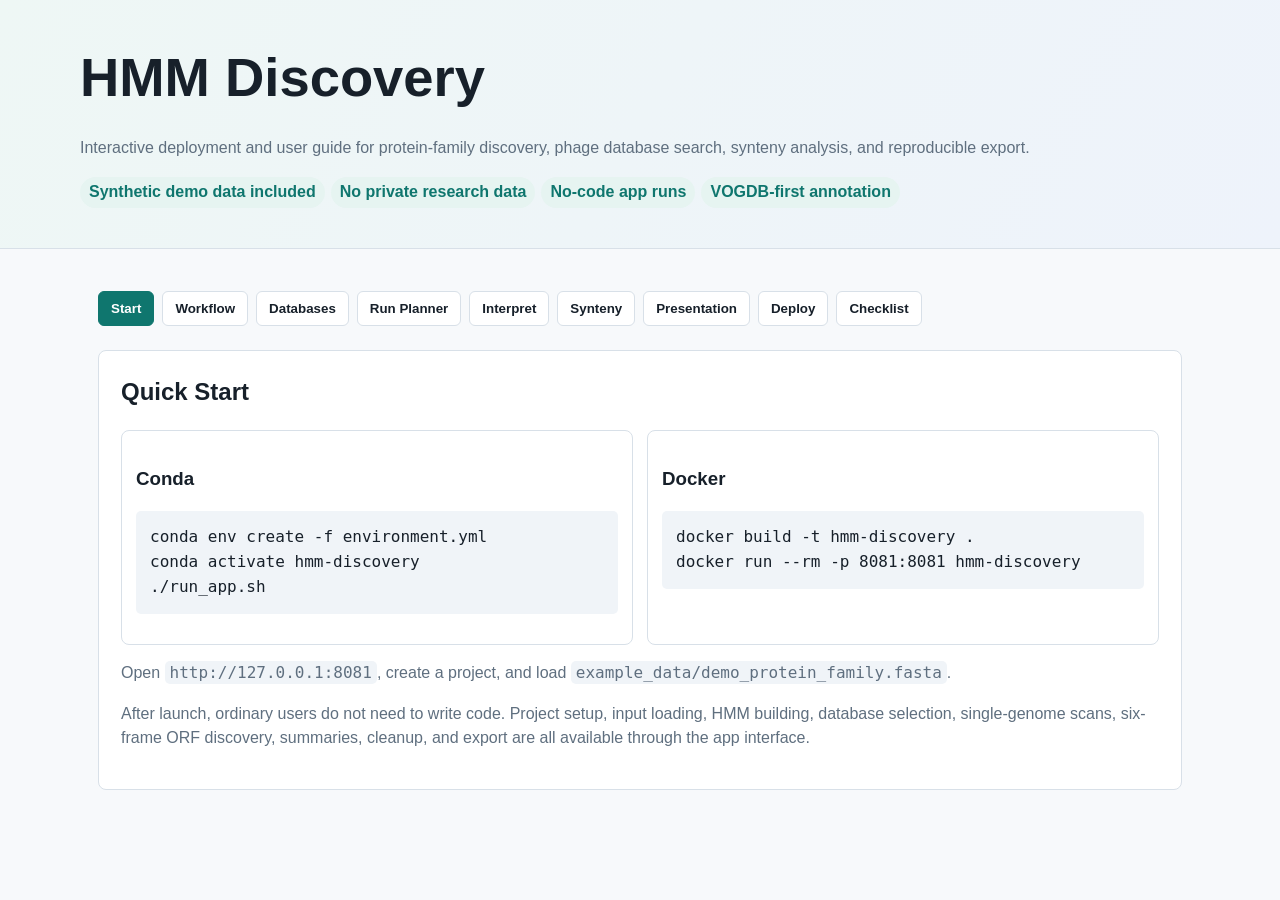
<file: README.html>
<!doctype html>
<html lang="en">
<head>
  <meta charset="utf-8">
  <meta name="viewport" content="width=device-width, initial-scale=1">
  <title>HMM Discovery Interactive Guide</title>
  <style>
    :root {
      --ink: #17202a;
      --muted: #5f6f7f;
      --line: #d8e0e8;
      --bg: #f7f9fb;
      --panel: #ffffff;
      --accent: #0f766e;
      --accent2: #365486;
      --warn: #a16207;
      --danger: #9f1239;
    }
    * { box-sizing: border-box; }
    body {
      margin: 0;
      font-family: -apple-system, BlinkMacSystemFont, "Segoe UI", sans-serif;
      color: var(--ink);
      background: var(--bg);
      line-height: 1.55;
    }
    header {
      padding: 36px 22px 24px;
      background: linear-gradient(120deg, #eef7f5, #eef3fb);
      border-bottom: 1px solid var(--line);
    }
    header div, main { max-width: 1120px; margin: 0 auto; }
    h1 { margin: 0 0 8px; font-size: clamp(2rem, 5vw, 3.4rem); }
    h2 { margin-top: 0; }
    p { color: var(--muted); }
    main { padding: 24px 18px 48px; }
    nav {
      display: flex;
      flex-wrap: wrap;
      gap: 8px;
      margin: 18px 0 24px;
    }
    button {
      border: 1px solid var(--line);
      background: var(--panel);
      color: var(--ink);
      border-radius: 6px;
      padding: 9px 12px;
      font-weight: 650;
      cursor: pointer;
    }
    button.active { background: var(--accent); color: white; border-color: var(--accent); }
    section.tab {
      display: none;
      background: var(--panel);
      border: 1px solid var(--line);
      border-radius: 8px;
      padding: 22px;
    }
    section.tab.active { display: block; }
    .grid { display: grid; grid-template-columns: repeat(auto-fit, minmax(240px, 1fr)); gap: 14px; }
    .card {
      border: 1px solid var(--line);
      border-radius: 8px;
      padding: 14px;
      background: #fff;
    }
    code, pre {
      font-family: ui-monospace, SFMono-Regular, Menlo, Consolas, monospace;
      background: #f0f4f8;
      border-radius: 5px;
    }
    code { padding: 2px 5px; }
    pre { overflow: auto; padding: 14px; }
    details {
      border: 1px solid var(--line);
      border-radius: 8px;
      padding: 12px 14px;
      background: #fff;
      margin: 10px 0;
    }
    summary { font-weight: 700; cursor: pointer; }
    .checklist label { display: block; margin: 8px 0; color: var(--ink); }
    .pill {
      display: inline-block;
      border-radius: 999px;
      padding: 3px 9px;
      background: #e6f4f1;
      color: var(--accent);
      font-weight: 700;
      margin-right: 6px;
    }
    .warn { color: var(--warn); font-weight: 700; }
  </style>
</head>
<body>
  <header>
    <div>
      <h1>HMM Discovery</h1>
      <p>Interactive deployment and user guide for protein-family discovery, phage database search, synteny analysis, and reproducible export.</p>
      <p><span class="pill">Synthetic demo data included</span><span class="pill">No private research data</span><span class="pill">No-code app runs</span><span class="pill">VOGDB-first annotation</span></p>
    </div>
  </header>
  <main>
    <nav aria-label="Guide tabs">
      <button class="active" data-tab="start">Start</button>
      <button data-tab="workflow">Workflow</button>
      <button data-tab="databases">Databases</button>
      <button data-tab="planner">Run Planner</button>
      <button data-tab="interpret">Interpret</button>
      <button data-tab="synteny">Synteny</button>
      <button data-tab="presentation">Presentation</button>
      <button data-tab="deploy">Deploy</button>
      <button data-tab="checklist">Checklist</button>
    </nav>

    <section id="start" class="tab active">
      <h2>Quick Start</h2>
      <div class="grid">
        <div class="card">
          <h3>Conda</h3>
          <pre>conda env create -f environment.yml
conda activate hmm-discovery
./run_app.sh</pre>
        </div>
        <div class="card">
          <h3>Docker</h3>
          <pre>docker build -t hmm-discovery .
docker run --rm -p 8081:8081 hmm-discovery</pre>
        </div>
      </div>
      <p>Open <code>http://127.0.0.1:8081</code>, create a project, and load <code>example_data/demo_protein_family.fasta</code>.</p>
      <p>After launch, ordinary users do not need to write code. Project setup, input loading, HMM building, database selection, single-genome scans, six-frame ORF discovery, summaries, cleanup, and export are all available through the app interface.</p>
    </section>

    <section id="workflow" class="tab">
      <h2>Research Workflow</h2>
      <details open><summary>1. Input</summary><p>Load a curated protein seed FASTA for your family. The demo FASTA is synthetic and only checks that the app works.</p></details>
      <details><summary>2. Alignment and HMM</summary><p>Run MAFFT, trimAl, and HMMER. Inspect seed recovery before searching large databases.</p></details>
      <details><summary>3. Search</summary><p>Start with protein databases for a fast signal. For a single genome or bring-your-own FASTA run, register the target in <strong>Database Setup -> Add Custom Database / Single Genome Target</strong>. Nucleotide targets can be searched with Prodigal predicted genes or exhaustive six-frame ORFs.</p></details>
      <details><summary>4. Analysis</summary><p>Review confidence tiers, clusters, motifs, taxonomy, phylogeny, and synteny.</p></details>
      <details><summary>5. Export</summary><p>Generate a run summary, then download TSVs, figures, report HTML, methods text, reproducibility JSON, and the full ZIP. The export step can also save the ZIP directly to a folder you choose.</p></details>
      <details><summary>6. Local file and folder picking</summary><p>Every file/folder path field has a Choose File or Choose Folder button, plus an in-page fallback navigator: project folders, Step 1 inputs, custom databases, benchmark paths, synteny GenBank folders, and export destinations. Typed paths remain available as a fallback.</p></details>
    </section>

    <section id="databases" class="tab">
      <h2>Database Strategy</h2>
      <p>The app includes registry entries for public databases but not the database files themselves.</p>
      <div class="grid">
        <div class="card"><h3>Fast check</h3><p>INPHARED proteins and RefSeq viral proteins are good first searches.</p></div>
        <div class="card"><h3>Single genome target</h3><p>Register one nucleotide FASTA as a custom database when you want to ask whether a specific genome contains the family.</p></div>
        <div class="card"><h3>Weird-gene mode</h3><p>Use exhaustive six-frame ORFs for short, overlapping, noncanonical, or annotation-missed genes. Use Prodigal for faster conventional gene prediction.</p></div>
        <div class="card"><h3>Discovery run</h3><p>INPHARED genomes and RefSeq viral genomes search translated proteins from nucleotide FASTA.</p></div>
        <div class="card"><h3>Viral annotation</h3><p>Use VOGDB VFAM for preferred viral ortholog/family annotation. It uses HMMER hmmscan and writes <code>vogdb_vfam_annotation.tsv</code>.</p></div>
        <div class="card"><h3>Reliability</h3><p>Large public files are cached resumably before local search to survive network interruptions.</p></div>
      </div>
      <p>VOGDB source: release 230 / RefSeq release 230, 39,585 VFAMs, <code>https://fileshare.csb.univie.ac.at/vog/vog230/vfam.hmm.tar.gz</code> and <code>https://fileshare.csb.univie.ac.at/vog/vog230/vfam.annotations.tsv.gz</code>.</p>
    </section>

    <section id="planner" class="tab">
      <h2>Run Planner</h2>
      <p>Choose the smallest run that answers the question, then scale up only after the HMM behaves well.</p>
      <div class="grid">
        <div class="card"><h3>Installation check</h3><p>Run the synthetic demo FASTA through input, alignment, HMM build, self-search, and export. This confirms the app and environment are healthy.</p></div>
        <div class="card"><h3>Single-genome question</h3><p>Register one nucleotide FASTA, select only that database, use exhaustive six-frame ORFs, and inspect coordinate-bearing hits plus synteny placement.</p></div>
        <div class="card"><h3>Fast biological signal</h3><p>Search INPHARED proteins, RefSeq viral proteins, and Swiss-Prot. This is the fastest way to see whether the HMM has a plausible signal.</p></div>
        <div class="card"><h3>Reviewer-scale discovery</h3><p>Add INPHARED genomes and RefSeq viral genomes. Use GPD/GVD-AVrC for gut/environmental breadth and RefSeq bacterial proteins for background specificity.</p></div>
      </div>
      <p class="warn">Do not start with every database unless you already know the HMM recovers seeds and the output disk has room.</p>
    </section>

    <section id="interpret" class="tab">
      <h2>Interpreting Results</h2>
      <details open><summary>What makes a hit convincing?</summary><p>Look for a strong bit score, low E-value, good HMM coverage, recovery of expected seed behavior, consistent database context, and a genomic neighborhood that makes biological sense.</p></details>
      <details><summary>What if six-frame finds hits Prodigal missed?</summary><p>That is expected for short, overlapping, noncanonical, or unusual genes. Treat the hit as a candidate and inspect coordinates, strand, coverage, synteny, and translated peptide length.</p></details>
      <details><summary>What should I cite?</summary><p>Cite HMM Discovery plus every tool and database selected in the run. Use <code>ACKNOWLEDGEMENTS.md</code>, <code>CITATION.cff</code>, <code>METHODS_TEXT.txt</code>, and <code>reproducibility.json</code>.</p></details>
      <details><summary>What should I not overclaim?</summary><p>Annotation databases suggest family/function context but are not proof of biochemical activity. Borderline hits still need review.</p></details>
    </section>

    <section id="synteny" class="tab">
      <h2>Synteny Outputs</h2>
      <p>Synteny aims to place each hit and recover five upstream and five downstream genes.</p>
      <ul>
        <li><code>synteny_table.tsv</code> for spreadsheet and custom plotting workflows.</li>
        <li><code>synteny_neighborhoods.gff3</code> for genome visualization tools.</li>
        <li><code>synteny_placement_report.tsv</code> for diagnosing unplaced hits.</li>
      </ul>
      <p class="warn">For unpublished genomes, keep project folders private and do not commit outputs.</p>
    </section>

    <section id="presentation" class="tab">
      <h2>Presentation Images</h2>
      <p>Use these 16:9 diagrams in slides, posters, lab meetings, onboarding, or a project website. They contain no private research data.</p>
      <div class="grid">
        <div class="card"><h3>Workflow overview</h3><p><a href="www/presentation/hmm_discovery_workflow_overview.svg">Open SVG</a></p></div>
        <div class="card"><h3>No-code user journey</h3><p><a href="www/presentation/hmm_discovery_no_code_user_journey.svg">Open SVG</a></p></div>
        <div class="card"><h3>Database strategy</h3><p><a href="www/presentation/hmm_discovery_database_strategy.svg">Open SVG</a></p></div>
        <div class="card"><h3>Outputs and reproducibility</h3><p><a href="www/presentation/hmm_discovery_outputs_reproducibility.svg">Open SVG</a></p></div>
      </div>
      <p>SVG files are best for crisp scalable slides. PNG exports are included when the local renderer is available.</p>
    </section>

    <section id="deploy" class="tab">
      <h2>Deployment Notes</h2>
      <div class="grid">
        <div class="card"><h3>Single lab machine</h3><p>Use conda or mamba, launch with <code>./run_app.sh</code>, and keep project directories on a large local disk.</p></div>
        <div class="card"><h3>Shared server</h3><p>Run behind institutional authentication and mount a persistent project volume.</p></div>
        <div class="card"><h3>Container</h3><p>Use the Dockerfile for reproducible installations across devices.</p></div>
      </div>
      <h3>All-Database Validation</h3>
      <p>In the app, open <strong>Database Setup</strong> and expand <strong>All-Database Research Validation</strong>. Use <strong>Dry-Run Expansion</strong> first, then <strong>Start / Resume</strong>. The app displays the manifest, PID, per-database status, and live log.</p>
      <p class="warn">For nucleotide databases, use exhaustive six-frame ORFs for discovery validation. Prodigal is available as a faster conventional annotation baseline, but it can miss the weird genes this tool is designed to find.</p>
      <p>After a run, open <strong>Step 9 -> Run Summary</strong> to create <code>RUN_SUMMARY.md</code> and <code>run_summary.json</code> with inputs, settings, database statuses, hit counts, confidence tiers, synteny status, and key output files.</p>
      <p>A release is core-discovery ready when required discovery databases pass and optional annotation databases are recorded as complete, failed, skipped, or partial with a clear reason. VOGDB VFAM is the supported viral ortholog annotation route.</p>
      <p>For methods and citation hygiene, include the repository citation plus every tool and database selected in the run. The release bundle includes <code>docs/METHODOLOGY.md</code>, <code>ACKNOWLEDGEMENTS.md</code>, and <code>CITATION.cff</code>, while run exports include <code>METHODS_TEXT.txt</code> and <code>reproducibility.json</code>.</p>
      <p>Seed/input FASTA files are not auto-registered as databases; the registry contains public databases plus only custom databases a user explicitly adds.</p>
    </section>

    <section id="checklist" class="tab">
      <h2>Pre-Publish Checklist</h2>
      <div class="checklist">
        <label><input type="checkbox"> No private FASTA, GenBank, logs, results, or database files are committed.</label>
        <label><input type="checkbox"> <code>python -m compileall -q app.py core ui pipeline</code> passes.</label>
        <label><input type="checkbox"> Environment check reports <code>all_full_run_ok</code>.</label>
        <label><input type="checkbox"> Demo FASTA runs through alignment, HMM build, validation, and export.</label>
        <label><input type="checkbox"> Single-genome nucleotide run works with exhaustive six-frame ORFs and preserves hit coordinates.</label>
        <label><input type="checkbox"> Choose File / Choose Folder buttons are available for every path field.</label>
        <label><input type="checkbox"> Export ZIP can be saved to a user-selected folder.</label>
        <label><input type="checkbox"> Step 9 Run Summary creates <code>RUN_SUMMARY.md</code> and <code>run_summary.json</code>.</label>
        <label><input type="checkbox"> App benchmark panel dry-run creates a manifest and log.</label>
        <label><input type="checkbox"> All-database benchmark finishes or records explicit statuses for every registered database.</label>
        <label><input type="checkbox"> Database list contains no seed/input FASTA entries.</label>
        <label><input type="checkbox"> README, deployment checklist, and blog post are reviewed.</label>
        <label><input type="checkbox"> Website landing page, interactive guide, methodology document, acknowledgements, and citation metadata are reviewed.</label>
      </div>
    </section>
  </main>
  <script>
    const buttons = [...document.querySelectorAll("button[data-tab]")];
    const tabs = [...document.querySelectorAll("section.tab")];
    buttons.forEach((button) => {
      button.addEventListener("click", () => {
        buttons.forEach((b) => b.classList.remove("active"));
        tabs.forEach((t) => t.classList.remove("active"));
        button.classList.add("active");
        document.getElementById(button.dataset.tab).classList.add("active");
      });
    });
  </script>
</body>
</html>
</file>
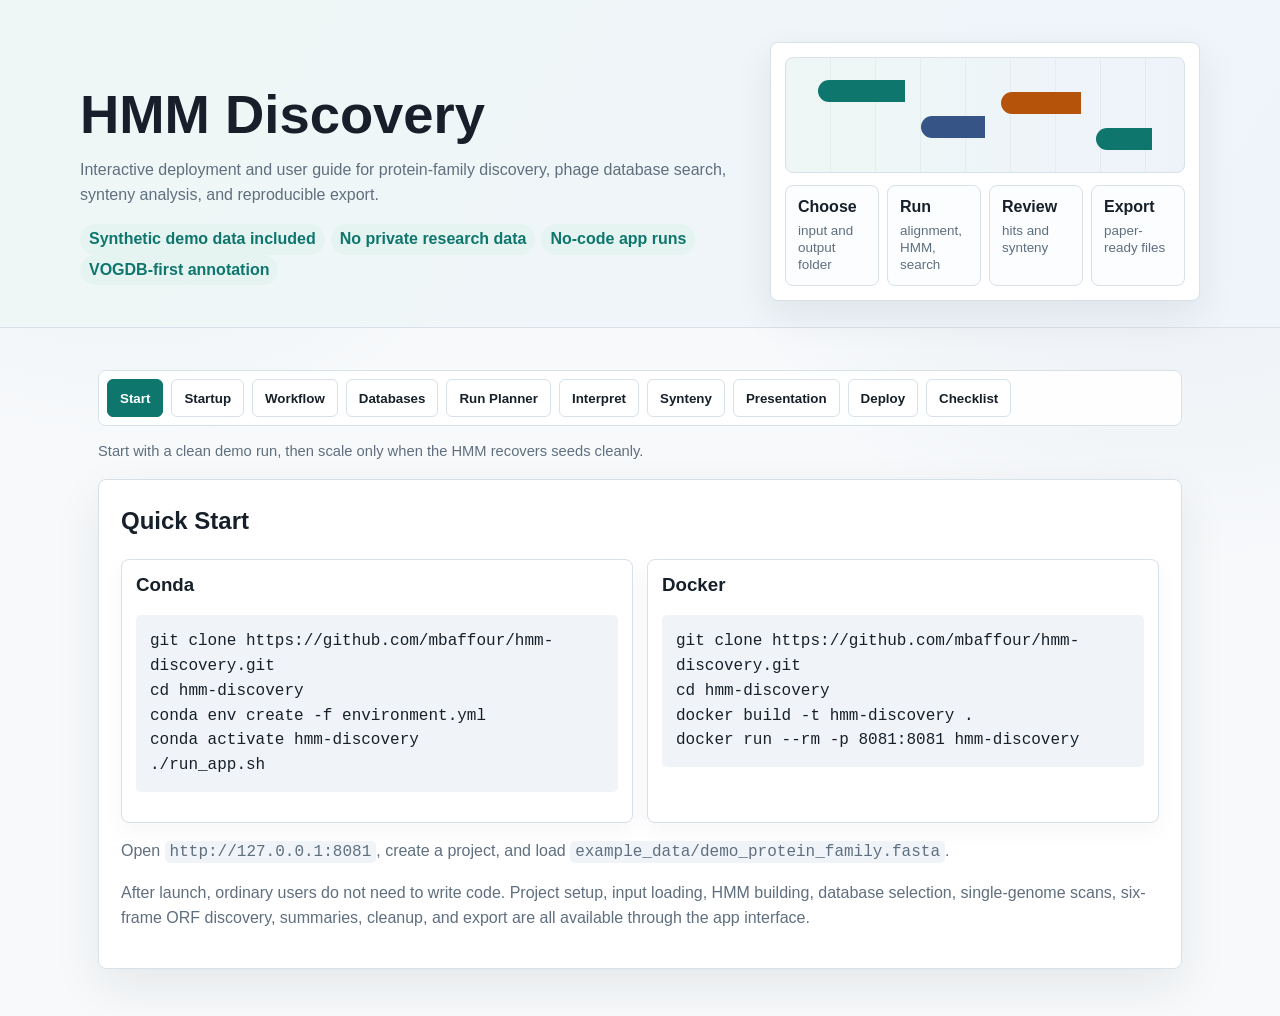
<file: www/guide.html>
<!doctype html>
<html lang="en">
<head>
  <meta charset="utf-8">
  <meta name="viewport" content="width=device-width, initial-scale=1">
  <title>HMM Discovery Interactive Guide</title>
  <style>
    :root {
      --ink: #17202a;
      --muted: #5f6f7f;
      --line: #d8e0e8;
      --bg: #f7f9fb;
      --panel: #ffffff;
      --accent: #0f766e;
      --accent2: #365486;
      --warn: #a16207;
      --danger: #9f1239;
      --copper: #b45309;
      --shadow: 0 18px 48px rgba(23, 32, 42, 0.08);
    }
    * { box-sizing: border-box; }
    html { scroll-behavior: smooth; }
    body {
      margin: 0;
      font-family: -apple-system, BlinkMacSystemFont, "Segoe UI", sans-serif;
      color: var(--ink);
      background:
        radial-gradient(circle at 10% 0%, rgba(15,118,110,0.08), transparent 28rem),
        radial-gradient(circle at 92% 6%, rgba(54,84,134,0.09), transparent 32rem),
        var(--bg);
      line-height: 1.55;
      overflow-wrap: anywhere;
      overflow-x: hidden;
    }
    header {
      padding: 42px 22px 26px;
      background:
        linear-gradient(120deg, rgba(238,247,245,0.94), rgba(238,243,251,0.94)),
        #ffffff;
      border-bottom: 1px solid var(--line);
    }
    header div, main { max-width: 1120px; margin: 0 auto; }
    h1 { margin: 0 0 8px; font-size: clamp(2rem, 5vw, 3.4rem); line-height: 1; letter-spacing: 0; }
    h2 { margin-top: 0; }
    p { color: var(--muted); }
    main { padding: 24px 18px 48px; }
    nav {
      display: flex;
      flex-wrap: wrap;
      gap: 8px;
      margin: 18px 0 24px;
      position: sticky;
      top: 8px;
      z-index: 3;
      padding: 8px;
      border: 1px solid var(--line);
      border-radius: 8px;
      background: rgba(255,255,255,0.9);
      backdrop-filter: blur(8px);
    }
    button {
      border: 1px solid var(--line);
      background: var(--panel);
      color: var(--ink);
      border-radius: 6px;
      padding: 9px 12px;
      font-weight: 650;
      cursor: pointer;
      min-height: 38px;
      transition: transform 0.15s ease, border-color 0.15s ease, background 0.15s ease;
    }
    button.active { background: var(--accent); color: white; border-color: var(--accent); }
    button:hover { transform: translateY(-1px); border-color: var(--accent); }
    section.tab {
      display: none;
      background: var(--panel);
      border: 1px solid var(--line);
      border-radius: 8px;
      padding: 22px;
      box-shadow: var(--shadow);
      min-width: 0;
    }
    section.tab.active { display: block; }
    main > *,
    section,
    .card,
    .guide-visual,
    .meter-step,
    .planner-meter,
    .grid {
      min-width: 0;
      max-width: 100%;
    }
    .grid { display: grid; grid-template-columns: repeat(auto-fit, minmax(240px, 1fr)); gap: 14px; }
    .card {
      border: 1px solid var(--line);
      border-radius: 8px;
      padding: 14px;
      background: #fff;
      min-width: 0;
      min-height: 132px;
      box-shadow: 0 8px 24px rgba(23,32,42,0.04);
    }
    .card h3 { line-height: 1.18; margin-top: 0; }
    .card p { margin-bottom: 0; }
    code, pre {
      font-family: ui-monospace, SFMono-Regular, Menlo, Consolas, monospace;
      background: #f0f4f8;
      border-radius: 5px;
      white-space: pre-wrap;
      overflow-wrap: anywhere;
    }
    code { padding: 2px 5px; }
    pre { overflow: auto; padding: 14px; }
    details {
      border: 1px solid var(--line);
      border-radius: 8px;
      padding: 12px 14px;
      background: #fff;
      margin: 10px 0;
    }
    details[open] { border-color: rgba(15,118,110,0.4); box-shadow: 0 8px 20px rgba(15,118,110,0.06); }
    summary { font-weight: 700; cursor: pointer; }
    .checklist label { display: block; margin: 8px 0; color: var(--ink); }
    .pill {
      display: inline-block;
      border-radius: 999px;
      padding: 3px 9px;
      background: #e6f4f1;
      color: var(--accent);
      font-weight: 700;
      margin-right: 6px;
    }
    .warn { color: var(--warn); font-weight: 700; }
    .hero-guide {
      display: grid;
      grid-template-columns: minmax(0, 1fr) minmax(280px, 430px);
      gap: 22px;
      align-items: end;
    }
    .guide-visual {
      border: 1px solid var(--line);
      border-radius: 8px;
      background: #fff;
      padding: 14px;
      box-shadow: 0 14px 38px rgba(23,32,42,0.08);
    }
    .guide-track {
      position: relative;
      height: 116px;
      border-radius: 8px;
      border: 1px solid var(--line);
      background:
        repeating-linear-gradient(90deg, transparent 0 44px, rgba(23,32,42,0.045) 44px 45px),
        linear-gradient(90deg, #eef7f5, #eef3fb);
      overflow: hidden;
      margin-bottom: 12px;
    }
    .orf { position: absolute; height: 22px; border-radius: 999px 8px 8px 999px; background: var(--accent); }
    .orf.b { background: var(--accent2); }
    .orf.c { background: var(--copper); }
    .planner-meter {
      display: grid;
      grid-template-columns: repeat(4, minmax(0, 1fr));
      gap: 8px;
      margin: 14px 0;
    }
    .meter-step {
      border: 1px solid var(--line);
      border-radius: 8px;
      padding: 12px;
      background: #fbfdff;
      min-height: 92px;
    }
    .meter-step strong { display: block; line-height: 1.18; }
    .meter-step span { display: block; color: var(--muted); font-size: 0.84rem; line-height: 1.28; margin-top: 5px; }
    .tab-feedback {
      color: var(--muted);
      font-size: 0.92rem;
      margin: -10px 0 16px;
    }
    @media (max-width: 780px) {
      .hero-guide { grid-template-columns: 1fr; }
      nav { position: static; }
      .planner-meter { grid-template-columns: 1fr 1fr; }
    }
    @media (max-width: 520px) {
      main { padding-inline: 14px; }
      section.tab { padding: 16px; }
      .planner-meter { grid-template-columns: 1fr; }
      button { flex: 1 1 100%; }
    }
  </style>
</head>
<body>
  <header>
    <div class="hero-guide">
      <div>
        <h1>HMM Discovery</h1>
        <p>Interactive deployment and user guide for protein-family discovery, phage database search, synteny analysis, and reproducible export.</p>
        <p><span class="pill">Synthetic demo data included</span><span class="pill">No private research data</span><span class="pill">No-code app runs</span><span class="pill">VOGDB-first annotation</span></p>
      </div>
      <div class="guide-visual" aria-label="Genome context and no-code workflow preview">
        <div class="guide-track">
          <span class="orf" style="left:8%;top:22px;width:22%;"></span>
          <span class="orf b" style="left:34%;top:58px;width:16%;"></span>
          <span class="orf c" style="left:54%;top:34px;width:20%;"></span>
          <span class="orf" style="left:78%;top:70px;width:14%;"></span>
        </div>
        <div class="planner-meter" style="margin:0;">
          <div class="meter-step"><strong>Choose</strong><span>input and output folder</span></div>
          <div class="meter-step"><strong>Run</strong><span>alignment, HMM, search</span></div>
          <div class="meter-step"><strong>Review</strong><span>hits and synteny</span></div>
          <div class="meter-step"><strong>Export</strong><span>paper-ready files</span></div>
        </div>
      </div>
    </div>
  </header>
  <main>
    <nav aria-label="Guide tabs">
      <button class="active" data-tab="start">Start</button>
      <button data-tab="startup">Startup</button>
      <button data-tab="workflow">Workflow</button>
      <button data-tab="databases">Databases</button>
      <button data-tab="planner">Run Planner</button>
      <button data-tab="interpret">Interpret</button>
      <button data-tab="synteny">Synteny</button>
      <button data-tab="presentation">Presentation</button>
      <button data-tab="deploy">Deploy</button>
      <button data-tab="checklist">Checklist</button>
    </nav>
    <p class="tab-feedback" id="tab-feedback">Start with a clean demo run, then scale only when the HMM recovers seeds cleanly.</p>

    <section id="start" class="tab active">
      <h2>Quick Start</h2>
      <div class="grid">
        <div class="card">
          <h3>Conda</h3>
          <pre>git clone https://github.com/mbaffour/hmm-discovery.git
cd hmm-discovery
conda env create -f environment.yml
conda activate hmm-discovery
./run_app.sh</pre>
        </div>
        <div class="card">
          <h3>Docker</h3>
          <pre>git clone https://github.com/mbaffour/hmm-discovery.git
cd hmm-discovery
docker build -t hmm-discovery .
docker run --rm -p 8081:8081 hmm-discovery</pre>
        </div>
      </div>
      <p>Open <code>http://127.0.0.1:8081</code>, create a project, and load <code>example_data/demo_protein_family.fasta</code>.</p>
      <p>After launch, ordinary users do not need to write code. Project setup, input loading, HMM building, database selection, single-genome scans, six-frame ORF discovery, summaries, cleanup, and export are all available through the app interface.</p>
    </section>

    <section id="startup" class="tab">
      <h2>Comprehensive Startup Guide</h2>
      <p>Use this when you are starting on a fresh computer, helping a labmate, or preparing a shared deployment.</p>
      <div class="grid">
        <div class="card">
          <h3>1. Pick an install route</h3>
          <p>Use Conda/Mamba for a normal laptop or workstation install. Use Docker for a repeatable container deployment or shared server.</p>
        </div>
        <div class="card">
          <h3>2. Launch the app</h3>
          <p>Run <code>./run_app.sh</code>, then open <code>http://127.0.0.1:8081</code>. The public website cannot launch the local app by itself; the app starts from your machine or server.</p>
        </div>
        <div class="card">
          <h3>3. Run the demo first</h3>
          <p>Create a project, load <code>example_data/demo_protein_family.fasta</code>, build the alignment/HMM, validate seed recovery, and export a ZIP.</p>
        </div>
        <div class="card">
          <h3>4. Start small with real data</h3>
          <p>Load curated protein seeds, confirm the HMM works, then search fast protein databases before large genome or gut viral catalogues.</p>
        </div>
        <div class="card">
          <h3>5. Single-genome scan</h3>
          <p>Register one nucleotide FASTA or GenBank file in Database Setup, select only that target in Step 4, and use six-frame ORFs when unusual genes matter.</p>
        </div>
        <div class="card">
          <h3>6. Long runs</h3>
          <p>Keep the computer awake, watch disk space, export summaries, then clear cache files when the final report and ZIP are safely saved.</p>
        </div>
        <div class="card">
          <h3>7. Output folders</h3>
          <p>The sidebar project folder is the working analysis folder. Step 9 has a folder picker plus manual path field for choosing where the final ZIP is saved.</p>
        </div>
        <div class="card">
          <h3>8. File and folder picking</h3>
          <p>Every local file/folder path field has a Choose File or Choose Folder button, plus an in-page fallback navigator for project folders, Step 1 inputs, custom databases, benchmark paths, synteny GenBank folders, and exports.</p>
        </div>
      </div>
      <details open><summary>Conda startup commands</summary><pre>git clone https://github.com/mbaffour/hmm-discovery.git
cd hmm-discovery
conda env create -f environment.yml
conda activate hmm-discovery
./run_app.sh</pre></details>
      <details><summary>Updating an existing install</summary><pre>git pull
conda env update -f environment.yml --prune
conda activate hmm-discovery
./run_app.sh</pre><p>After updating, restart the app process and refresh the browser tab at <code>http://127.0.0.1:8081</code>. Once the updated server is running, a normal browser refresh shows the new app.</p></details>
      <details><summary>Docker startup commands</summary><pre>git clone https://github.com/mbaffour/hmm-discovery.git
cd hmm-discovery
docker build -t hmm-discovery .
docker run --rm -p 8081:8081 hmm-discovery</pre></details>
      <details><summary>Persistent Docker projects</summary><pre>mkdir -p projects
docker run --rm -p 8081:8081 \
  -v "$PWD/projects:/app/projects" \
  hmm-discovery</pre></details>
      <details><summary>Keep macOS awake for long runs</summary><pre>caffeinate -dimsu</pre><p>Stop it with <code>Control-C</code> after the run finishes.</p></details>
      <details open><summary>Choosing files and folders without typing</summary><p>Use <strong>Choose File...</strong> or <strong>Choose Folder...</strong> beside each path field to open the native local picker and fill the field automatically. The fallback navigator can browse Home, Documents, Desktop, the current project folder, parent folders, subfolders, and matching files. Click <strong>Use Selected</strong> for a file or selected folder, or <strong>Use Current Folder</strong> when the current folder itself is the destination.</p></details>
      <details open><summary>Choosing where outputs go</summary><p>Choose/create a project folder in the sidebar for the working analysis. In Step 9, use <strong>Choose final export folder (ZIP destination)</strong> and the built-in folder picker to browse Home, Documents, Desktop, the current project, parent folders, and subfolders. Click <strong>Use This Folder</strong> to fill the path, or create a new subfolder and use it immediately.</p></details>
      <p>Full Markdown reference: <a href="https://github.com/mbaffour/hmm-discovery/blob/main/docs/STARTUP_GUIDE.md">docs/STARTUP_GUIDE.md</a>.</p>
    </section>

    <section id="workflow" class="tab">
      <h2>Research Workflow</h2>
      <details open><summary>1. Input</summary><p>Load a curated protein seed FASTA for your family. The demo FASTA is synthetic and only checks that the app works. Use the Step 1 file/folder picker if you do not want to type a local path.</p></details>
      <details><summary>2. Alignment and HMM</summary><p>Run MAFFT, trimAl, and HMMER. Inspect seed recovery before searching large databases.</p></details>
      <details><summary>3. Search</summary><p>Start with protein databases for a fast signal. For a single genome or bring-your-own FASTA run, register the target in <strong>Database Setup -> Add Custom Database / Single Genome Target</strong>. Nucleotide targets can be searched with Prodigal predicted genes or exhaustive six-frame ORFs.</p></details>
      <details><summary>4. Analysis</summary><p>Review confidence tiers, clusters, motifs, taxonomy, phylogeny, and synteny.</p></details>
      <details><summary>5. Export</summary><p>Generate a run summary, then download TSVs, figures, report HTML, methods text, reproducibility JSON, and the full ZIP. Step 9 can copy the final ZIP directly to a folder you choose, while the project folder remains the working analysis folder.</p></details>
    </section>

    <section id="databases" class="tab">
      <h2>Database Strategy</h2>
      <p>The app includes registry entries for public databases but not the database files themselves.</p>
      <div class="grid">
        <div class="card"><h3>Fast check</h3><p>INPHARED proteins and RefSeq viral proteins are good first searches.</p></div>
        <div class="card"><h3>Single genome target</h3><p>Register one nucleotide FASTA as a custom database when you want to ask whether a specific genome contains the family.</p></div>
        <div class="card"><h3>Weird-gene mode</h3><p>Use exhaustive six-frame ORFs for short, overlapping, noncanonical, or annotation-missed genes. Use Prodigal for faster conventional gene prediction.</p></div>
        <div class="card"><h3>Discovery run</h3><p>INPHARED genomes and RefSeq viral genomes search translated proteins from nucleotide FASTA.</p></div>
        <div class="card"><h3>Gut Phage Database</h3><p>Use GPD when your biological question involves gut phages or when reviewers may expect gut-viral breadth beyond curated references.</p></div>
        <div class="card"><h3>GVD-AVrC</h3><p>Use GVD-AVrC for large-scale gut and environmental viral diversity. It is slower and larger, so run it after the HMM passes smaller checks.</p></div>
        <div class="card"><h3>Viral annotation</h3><p>Use VOGDB VFAM for preferred viral ortholog/family annotation. It uses HMMER hmmscan and writes <code>vogdb_vfam_annotation.tsv</code>.</p></div>
        <div class="card"><h3>Reliability</h3><p>Large public files are cached resumably before local search to survive network interruptions.</p></div>
      </div>
      <p>Gut viral breadth: <strong>GPD</strong> is useful for gut-phage discovery claims, while <strong>GVD-AVrC</strong> is the larger breadth check for gut/environmental viral catalogues. They are discovery databases, not replacement annotation layers; pair them with VOGDB/Pfam and synteny for interpretation.</p>
      <p>VOGDB source: release 230 / RefSeq release 230, 39,585 VFAMs, <code>https://fileshare.csb.univie.ac.at/vog/vog230/vfam.hmm.tar.gz</code> and <code>https://fileshare.csb.univie.ac.at/vog/vog230/vfam.annotations.tsv.gz</code>.</p>
    </section>

    <section id="planner" class="tab">
      <h2>Run Planner</h2>
      <p>Choose the smallest run that answers the question, then scale up only after the HMM behaves well.</p>
      <div class="planner-meter" aria-label="Recommended run escalation">
        <div class="meter-step"><strong>1. Demo</strong><span>synthetic FASTA, export check</span></div>
        <div class="meter-step"><strong>2. Single Genome</strong><span>six-frame ORFs and coordinates</span></div>
        <div class="meter-step"><strong>3. Fast Biology</strong><span>proteins and Swiss-Prot</span></div>
        <div class="meter-step"><strong>4. Reviewer Scale</strong><span>genomes, breadth, specificity</span></div>
      </div>
      <div class="grid">
        <div class="card"><h3>Installation check</h3><p>Run the synthetic demo FASTA through input, alignment, HMM build, self-search, and export. This confirms the app and environment are healthy.</p></div>
        <div class="card"><h3>Single-genome question</h3><p>Register one nucleotide FASTA, select only that database, use exhaustive six-frame ORFs, and inspect coordinate-bearing hits plus synteny placement.</p></div>
        <div class="card"><h3>Fast biological signal</h3><p>Search INPHARED proteins, RefSeq viral proteins, and Swiss-Prot. This is the fastest way to see whether the HMM has a plausible signal.</p></div>
        <div class="card"><h3>Reviewer-scale discovery</h3><p>Add INPHARED genomes and RefSeq viral genomes. Use GPD/GVD-AVrC for gut/environmental breadth and RefSeq bacterial proteins for background specificity.</p></div>
      </div>
      <p class="warn">Do not start with every database unless you already know the HMM recovers seeds and the output disk has room.</p>
    </section>

    <section id="interpret" class="tab">
      <h2>Interpreting Results</h2>
      <details open><summary>What makes a hit convincing?</summary><p>Look for a strong bit score, low E-value, good HMM coverage, recovery of expected seed behavior, consistent database context, and a genomic neighborhood that makes biological sense.</p></details>
      <details><summary>What if six-frame finds hits Prodigal missed?</summary><p>That is expected for short, overlapping, noncanonical, or unusual genes. Treat the hit as a candidate and inspect coordinates, strand, coverage, synteny, and translated peptide length.</p></details>
      <details><summary>What should I cite?</summary><p>Cite HMM Discovery plus every tool and database selected in the run. Use <code>ACKNOWLEDGEMENTS.md</code>, <code>CITATION.cff</code>, <code>METHODS_TEXT.txt</code>, and <code>reproducibility.json</code>.</p></details>
      <details><summary>What should I not overclaim?</summary><p>Annotation databases suggest family/function context but are not proof of biochemical activity. Borderline hits still need review.</p></details>
    </section>

    <section id="synteny" class="tab">
      <h2>Synteny Outputs</h2>
      <p>Synteny aims to place each hit and recover five upstream and five downstream genes.</p>
      <ul>
        <li><code>synteny_table.tsv</code> for spreadsheet and custom plotting workflows.</li>
        <li><code>synteny_neighborhoods.gff3</code> for genome visualization tools.</li>
        <li><code>synteny_placement_report.tsv</code> for diagnosing unplaced hits.</li>
      </ul>
      <p class="warn">For unpublished genomes, keep project folders private and do not commit outputs.</p>
    </section>

    <section id="presentation" class="tab">
      <h2>Presentation Images</h2>
      <p>Use these 16:9 diagrams in slides, posters, lab meetings, onboarding, or a project website. They contain no private research data.</p>
      <div class="grid">
        <div class="card"><h3>Workflow overview</h3><p><a href="presentation/hmm_discovery_workflow_overview.svg">Open SVG</a></p></div>
        <div class="card"><h3>No-code user journey</h3><p><a href="presentation/hmm_discovery_no_code_user_journey.svg">Open SVG</a></p></div>
        <div class="card"><h3>Database strategy</h3><p><a href="presentation/hmm_discovery_database_strategy.svg">Open SVG</a></p></div>
        <div class="card"><h3>Outputs and reproducibility</h3><p><a href="presentation/hmm_discovery_outputs_reproducibility.svg">Open SVG</a></p></div>
      </div>
      <p>SVG files are best for crisp scalable slides. PNG exports are included when the local renderer is available.</p>
    </section>

    <section id="deploy" class="tab">
      <h2>Deployment Notes</h2>
      <div class="grid">
        <div class="card"><h3>Single lab machine</h3><p>Use conda or mamba, launch with <code>./run_app.sh</code>, and keep project directories on a large local disk.</p></div>
        <div class="card"><h3>Shared server</h3><p>Run behind institutional authentication and mount a persistent project volume.</p></div>
        <div class="card"><h3>Container</h3><p>Use the Dockerfile for reproducible installations across devices.</p></div>
      </div>
      <h3>All-Database Validation</h3>
      <p>In the app, open <strong>Database Setup</strong> and expand <strong>All-Database Research Validation</strong>. Use <strong>Dry-Run Expansion</strong> first, then <strong>Start / Resume</strong>. The app displays the manifest, PID, per-database status, and live log.</p>
      <p class="warn">For nucleotide databases, use exhaustive six-frame ORFs for discovery validation. Prodigal is available as a faster conventional annotation baseline, but it can miss the weird genes this tool is designed to find.</p>
      <p>After a run, open <strong>Step 9 -> Run Summary</strong> to create <code>RUN_SUMMARY.md</code> and <code>run_summary.json</code> with inputs, settings, database statuses, hit counts, confidence tiers, synteny status, and key output files.</p>
      <p>A release is core-discovery ready when required discovery databases pass and optional annotation databases are recorded as complete, failed, skipped, or partial with a clear reason. VOGDB VFAM is the supported viral ortholog annotation route.</p>
      <p>For methods and citation hygiene, include the repository citation plus every tool and database selected in the run. The release bundle includes <code>docs/METHODOLOGY.md</code>, <code>ACKNOWLEDGEMENTS.md</code>, and <code>CITATION.cff</code>, while run exports include <code>METHODS_TEXT.txt</code> and <code>reproducibility.json</code>.</p>
      <p>Seed/input FASTA files are not auto-registered as databases; the registry contains public databases plus only custom databases a user explicitly adds.</p>
    </section>

    <section id="checklist" class="tab">
      <h2>Pre-Publish Checklist</h2>
      <div class="checklist">
        <label><input type="checkbox"> No private FASTA, GenBank, logs, results, or database files are committed.</label>
        <label><input type="checkbox"> <code>python -m compileall -q app.py core ui pipeline</code> passes.</label>
        <label><input type="checkbox"> Environment check reports <code>all_full_run_ok</code>.</label>
        <label><input type="checkbox"> Demo FASTA runs through alignment, HMM build, validation, and export.</label>
        <label><input type="checkbox"> Single-genome nucleotide run works with exhaustive six-frame ORFs and preserves hit coordinates.</label>
        <label><input type="checkbox"> Export ZIP can be saved to a user-selected folder.</label>
        <label><input type="checkbox"> Step 9 Run Summary creates <code>RUN_SUMMARY.md</code> and <code>run_summary.json</code>.</label>
        <label><input type="checkbox"> App benchmark panel dry-run creates a manifest and log.</label>
        <label><input type="checkbox"> All-database benchmark finishes or records explicit statuses for every registered database.</label>
        <label><input type="checkbox"> Database list contains no seed/input FASTA entries.</label>
        <label><input type="checkbox"> README, deployment checklist, and blog post are reviewed.</label>
        <label><input type="checkbox"> Website landing page, interactive guide, methodology document, acknowledgements, and citation metadata are reviewed.</label>
      </div>
    </section>
  </main>
  <script>
    const buttons = [...document.querySelectorAll("button[data-tab]")];
    const tabs = [...document.querySelectorAll("section.tab")];
    const feedback = document.getElementById("tab-feedback");
    const messages = {
      start: "Start with a clean demo run, then scale only when the HMM recovers seeds cleanly.",
      startup: "Install once, launch locally, run the demo, then scale carefully.",
      workflow: "Follow the same scientific story every time: input, build, search, review, export.",
      databases: "Pick databases for the question. The app does not download everything unless you ask it to.",
      planner: "Choose the smallest run that answers the question, then add breadth and specificity checks.",
      interpret: "Annotation is context, not proof. Good hits earn confidence from scores, coverage, and biology.",
      synteny: "Synteny exports are designed for downstream plotting and manual review.",
      presentation: "These graphics are safe for slides because they contain no unpublished sequences.",
      deploy: "For deployment, keep private runs out of the Git repository and preserve reproducibility files.",
      checklist: "Use this list before GitHub upload or shared-lab deployment."
    };
    buttons.forEach((button) => {
      button.addEventListener("click", () => {
        buttons.forEach((b) => b.classList.remove("active"));
        tabs.forEach((t) => t.classList.remove("active"));
        button.classList.add("active");
        document.getElementById(button.dataset.tab).classList.add("active");
        if (feedback) feedback.textContent = messages[button.dataset.tab] || "";
      });
    });
  </script>
</body>
</html>
</file>
